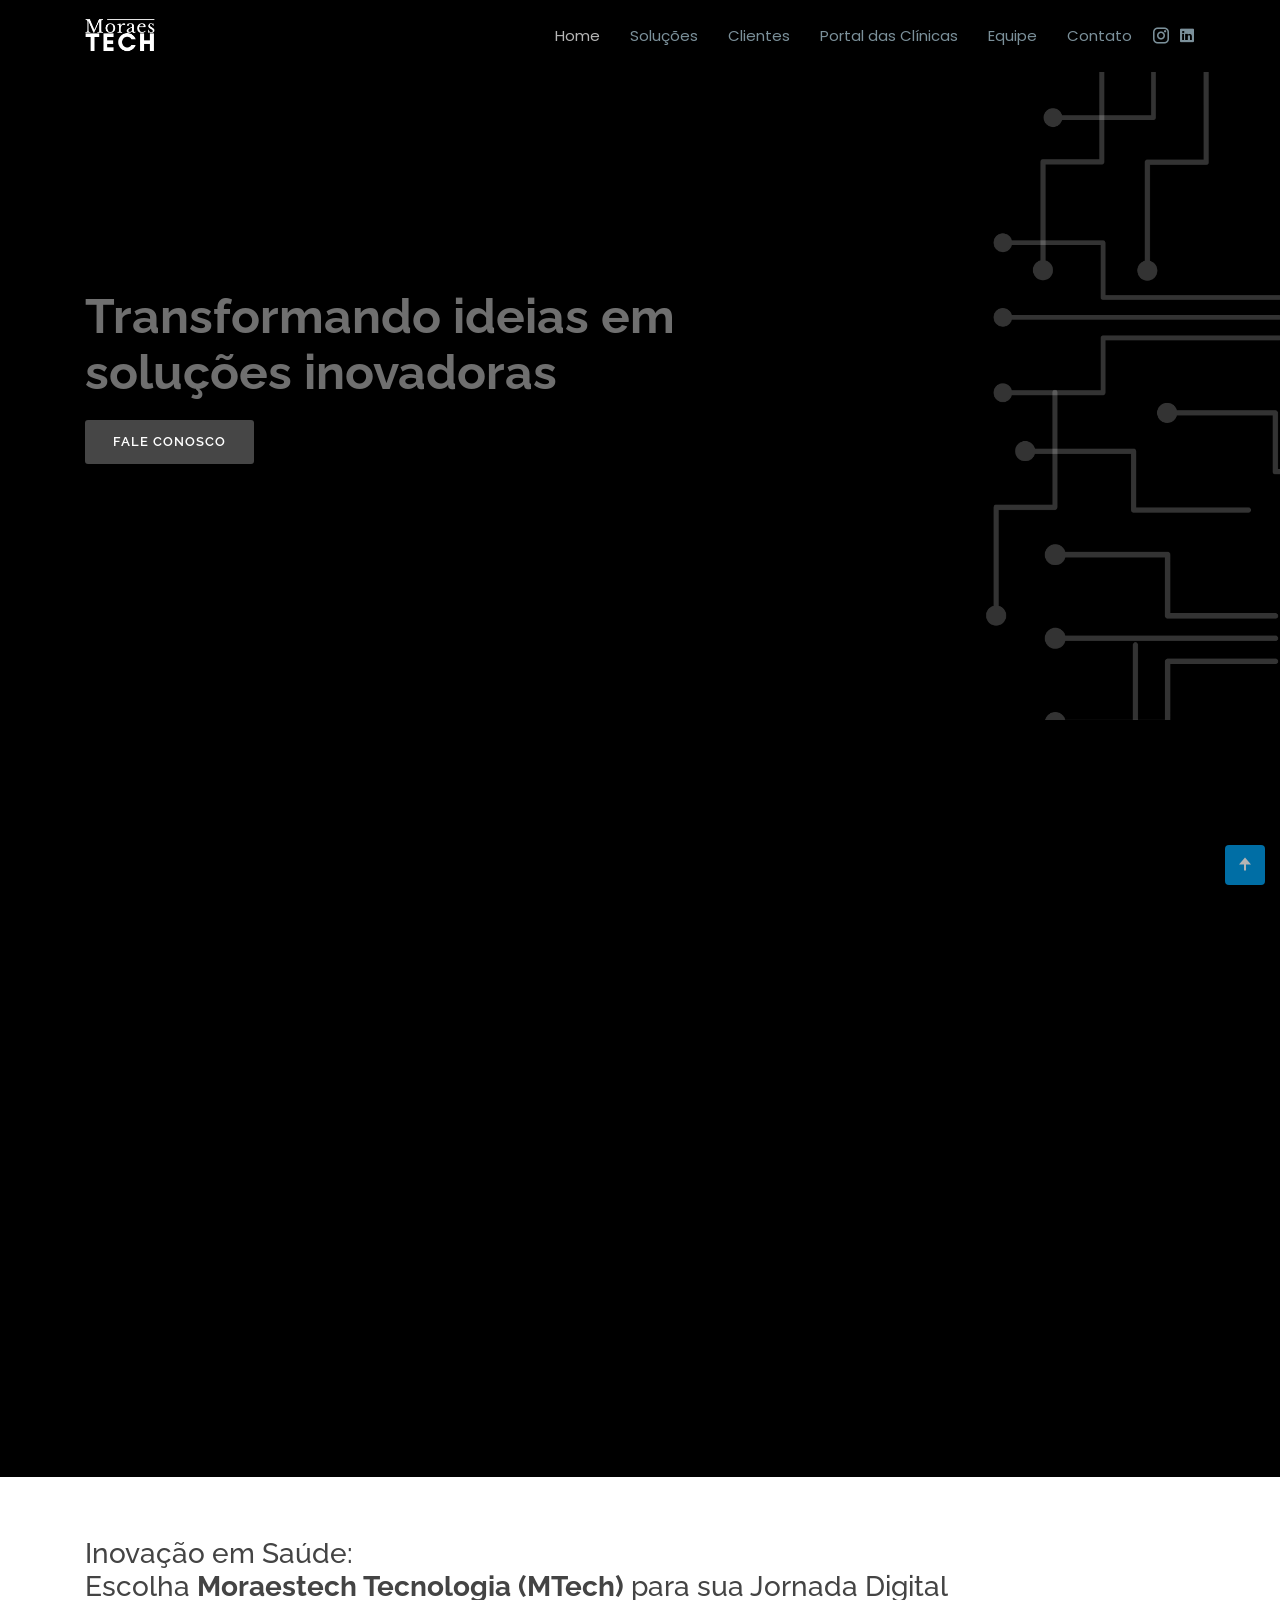
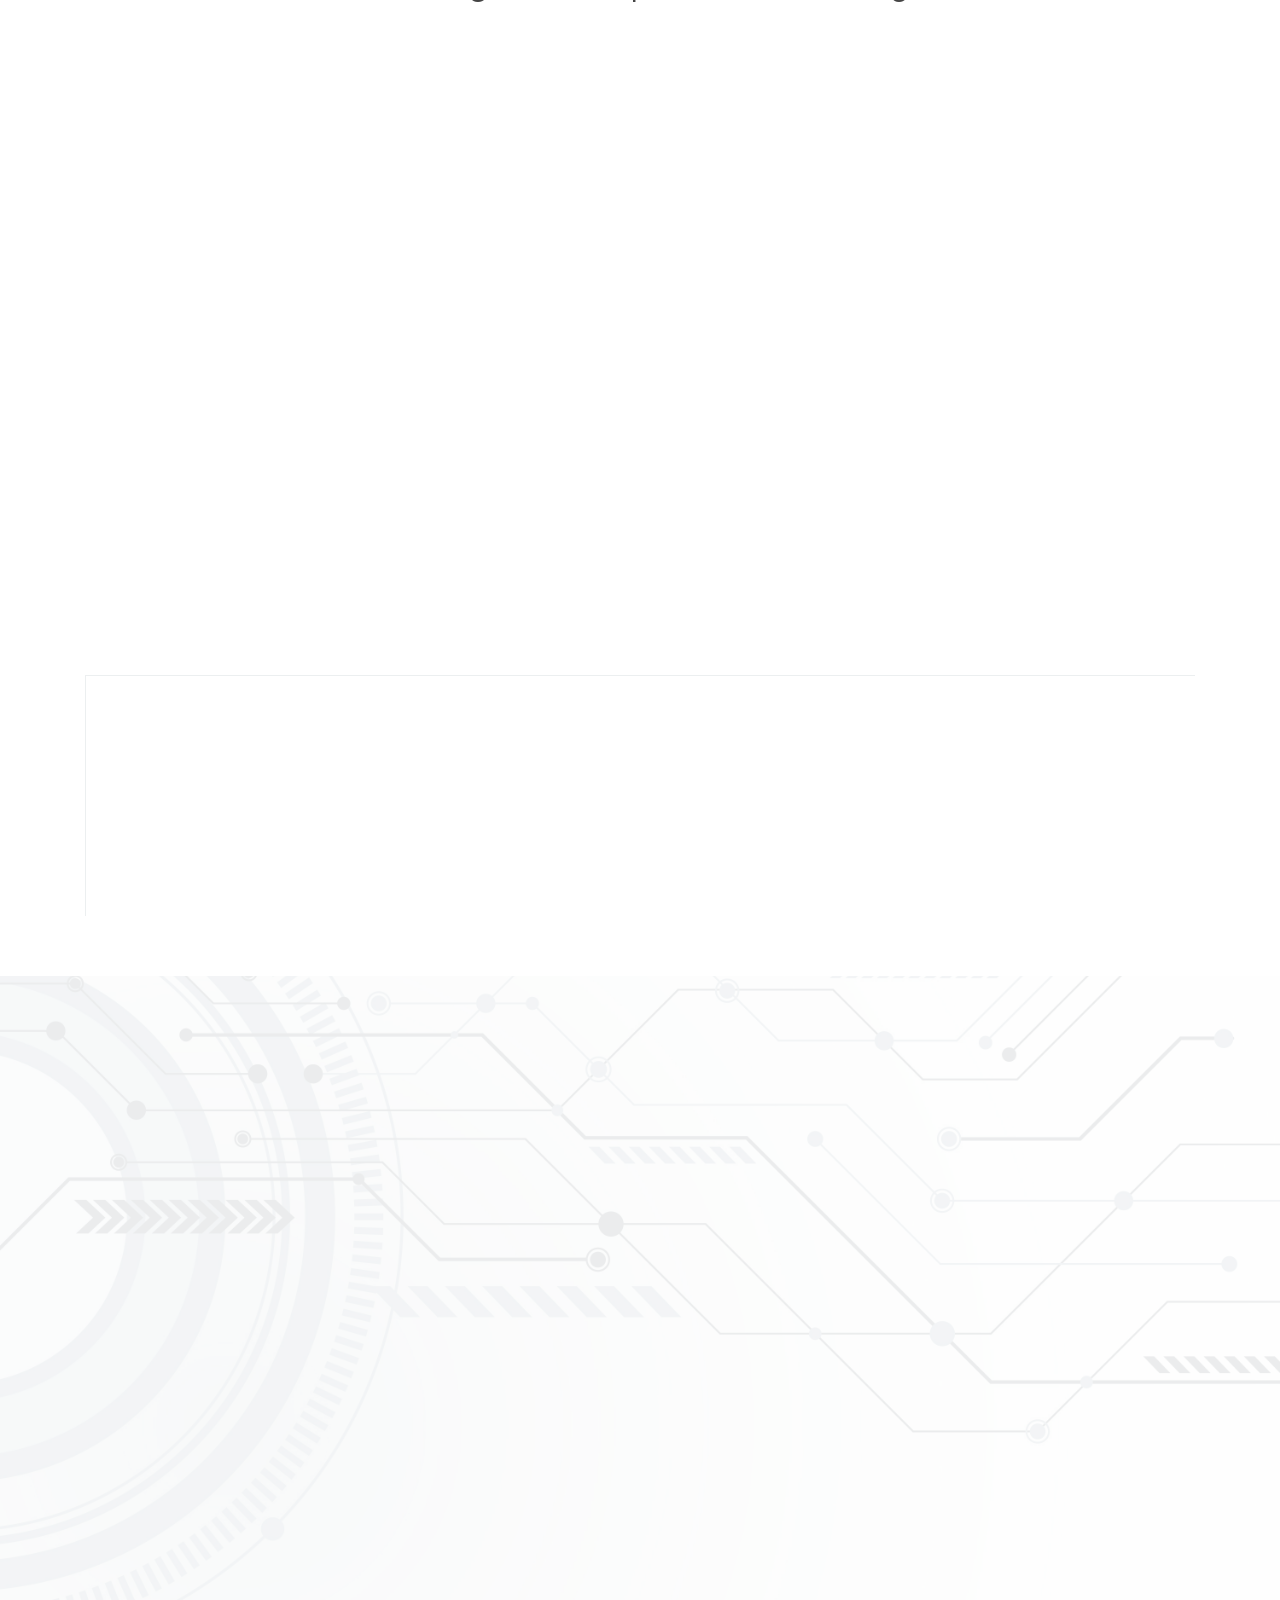
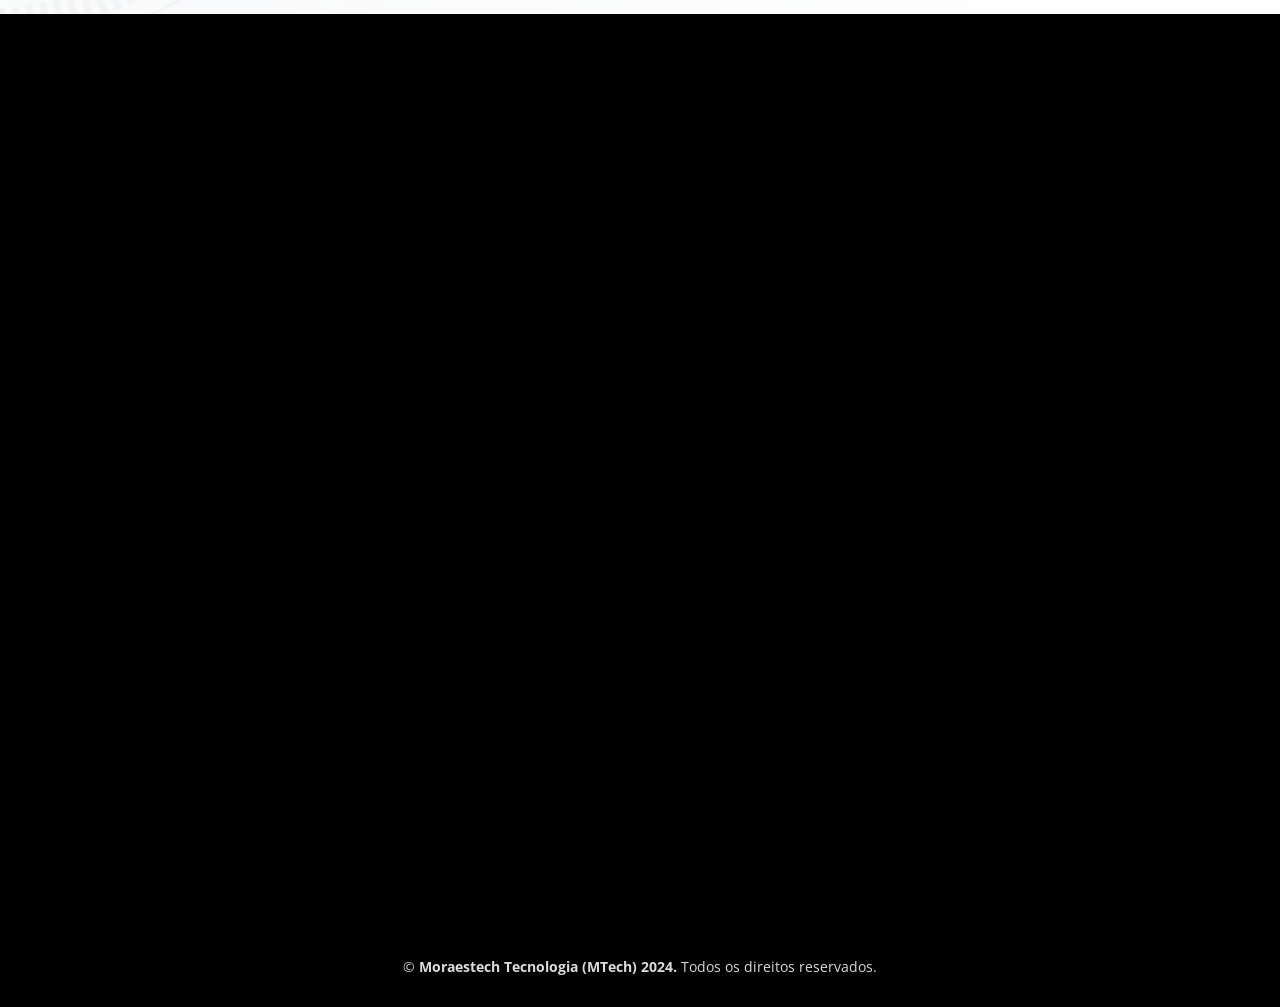
<file: index.html>
<!DOCTYPE html>
<html lang="pt-BR">
	<head>
		<meta charset="utf-8" />
		<meta content="width=device-width, initial-scale=1.0" name="viewport" />
		<meta property="og:site_name" content="Moraestech Tecnologia (MTech)" />
		<meta property="og:title" content="Moraestech Tecnologia (MTech)" />
		<meta
			property="og:description"
			content="Soluções digitais para clínicas médicas, incluindo comunicação e confirmação de consultas."
		/>
		<meta property="og:url" content="https://www.moraes-tech.com/" />
		<meta property="og:type" content="website" />

		<title>
			Moraestech Tecnologia (MTech) | Soluções Digitais para Clínicas
		</title>

		<meta
			name="description"
			content="A Moraestech Tecnologia (MTech) é especializada em soluções digitais para clínicas médicas, incluindo comunicação, confirmação de consultas e automação de processos."
		/>

		<meta
			name="keywords"
			content="sistemas para clínicas, confirmação de consultas, comunicação clínica, tecnologia em saúde, Moraestech, MTech"
		/>

		<link rel="canonical" href="https://www.moraes-tech.com/" />
		<!-- Favicons -->
		<link href="assets/img/moraestech-logo.jpg" rel="icon" />
		<link href="assets/img/apple-touch-icon.png" rel="apple-touch-icon" />

		<!-- Google Fonts -->
		<link
			href="https://fonts.googleapis.com/css?family=Open+Sans:300,300i,400,400i,600,600i,700,700i|Raleway:300,300i,400,400i,500,500i,600,600i,700,700i|Poppins:300,300i,400,400i,500,500i,600,600i,700,700i"
			rel="stylesheet"
		/>

		<!-- Vendor CSS Files -->
		<link
			href="assets/vendor/bootstrap/css/bootstrap.min.css"
			rel="stylesheet"
		/>
		<link href="assets/vendor/icofont/icofont.min.css" rel="stylesheet" />
		<link href="assets/vendor/boxicons/css/boxicons.min.css" rel="stylesheet" />
		<link href="assets/vendor/venobox/venobox.css" rel="stylesheet" />
		<link
			href="assets/vendor/owl.carousel/assets/owl.carousel.min.css"
			rel="stylesheet"
		/>
		<link href="assets/vendor/aos/aos.css" rel="stylesheet" />

		<!-- Template Main CSS File -->
		<link href="assets/css/style.css" rel="stylesheet" />

		<!-- =======================================================
  * Template Name: Scaffold - v2.0.0
  * Template URL: https://bootstrapmade.com/scaffold-bootstrap-metro-style-template/
  * Author: BootstrapMade.com
  * License: https://bootstrapmade.com/license/
  ======================================================== -->
	</head>

	<body>
		<!-- ======= Header ======= -->
		<header id="header" class="fixed-top">
			<div class="container d-flex">
				<div class="logo mr-auto">
					<a href="index.html"
						><img src="assets/img/TECH.png" alt="MoraesTech"
					/></a>
				</div>

				<nav class="nav-menu d-none d-lg-block">
					<ul>
						<li class="active"><a href="#hero">Home</a></li>
						<li><a href="#services">Soluções</a></li>
						<li><a href="#clients">Clientes</a></li>
						<li>
							<a href="https://app.moraes-tech.com/" target="_blank"
								>Portal das Clínicas</a
							>
						</li>
						<li><a href="#team">Equipe</a></li>
						<li><a href="#contact">Contato</a></li>
					</ul>
				</nav>
				<!-- .nav-menu -->

				<div class="header-social-links">
					<a
						href="https://www.instagram.com/moraestech.br/"
						class="instagram"
						target="_blank"
						><i class="icofont-instagram"></i
					></a>
					<a
						href="https://www.linkedin.com/company/moraestech"
						class="linkedin"
						target="_blank"
						><i class="icofont-linkedin"></i
					></a>
				</div>
			</div>
		</header>
		<!-- End Header -->

		<section id="hero" class="masthead">
			<div class="container position-relative" style="height: 350px">
				<div class="row justify-content-left" style="height: 100%">
					<div class="col-xl-7 pt-5" data-aos="fade-up">
						<h1>Transformando ideias em soluções inovadoras</h1>
						<a href="#contact" class="btn-get-started scrollto">Fale Conosco</a>
					</div>
				</div>
			</div>
		</section>

		<main id="main">
			<!-- ======= Solucoes Section ======= -->
			<section id="services" class="services section-bg">
				<div class="container">
					<div class="section-title" data-aos="fade-up">
						<h2>Soluções</h2>
						<p>
							A <b>Moraestech Tecnologia (MTech)</b> é especializada em
							desenvolvimento de sistemas personalizados para
							<b>clínicas médicas</b>, com foco em comunicação digital,
							confirmação de consultas e automação de processos, fornecendo
							soluções tecnológicas inovadoras que <b>simplificam</b> e
							<b>aprimoram</b> os processos clínicos.
						</p>
					</div>

					<div class="row">
						<div
							class="col-md-6 col-lg-3 d-flex align-items-stretch mb-5 mb-lg-0"
							data-aos="zoom-in"
						>
							<div class="icon-box icon-box-pink">
								<div class="icon"><i class="bx bxl-dribbble"></i></div>
								<h4 class="title"><a href="">Prontuário Eletrônico</a></h4>
								<p class="description">
									Oferecemos um sistema de prontuário eletrônico completo e
									intuitivo, que permite o acesso e gerenciamento de informações
									de pacientes de forma eficiente e segura.
								</p>
							</div>
						</div>

						<div
							class="col-md-6 col-lg-3 d-flex align-items-stretch mb-5 mb-lg-0"
							data-aos="zoom-in"
							data-aos-delay="100"
						>
							<div class="icon-box icon-box-cyan">
								<div class="icon"><i class="bx bx-file"></i></div>
								<h4 class="title"><a href="">Laudo Digital</a></h4>
								<p class="description">
									Facilitamos a geração de laudos médicos precisos e
									personalizados, agilizando o fluxo de trabalho e melhorando a
									comunicação entre médicos e pacientes.
								</p>
							</div>
						</div>

						<div
							class="col-md-6 col-lg-3 d-flex align-items-stretch mb-5 mb-lg-0"
							data-aos="zoom-in"
							data-aos-delay="200"
						>
							<div class="icon-box icon-box-green">
								<div class="icon"><i class="bx bx-tachometer"></i></div>
								<h4 class="title"><a href="">Agendamento Online</a></h4>
								<p class="description">
									Simplificamos o processo de agendamento de consultas,
									permitindo que os pacientes marquem suas consultas de forma
									rápida e conveniente.
								</p>
							</div>
						</div>

						<div
							class="col-md-6 col-lg-3 d-flex align-items-stretch mb-5 mb-lg-0"
							data-aos="zoom-in"
							data-aos-delay="300"
						>
							<div class="icon-box icon-box-blue">
								<div class="icon">
									<i class="bx bx-message-rounded-dots"></i>
								</div>
								<h4 class="title"><a href="">Comunicação com Pacientes</a></h4>
								<p class="description">
									Plataforma integrada de comunicação para clínicas, permitindo
									o envio automatizado de confirmações de consultas, lembretes
									de agendamento e avisos importantes aos pacientes, de forma
									segura e eficiente.
								</p>
							</div>
						</div>
					</div>
				</div>
			</section>
			<!-- End Solucoes Section -->

			<!-- ======= Features Section ======= -->
			<section id="features" class="features">
				<div class="container">
					<h3>
						Inovação em Saúde:<br />
						Escolha <b>Moraestech Tecnologia (MTech)</b> para sua Jornada
						Digital
					</h3>

					<div class="row">
						<div class="col-lg-6 mt-2 mb-lg-0 order-2 order-lg-1">
							<ul class="nav nav-tabs flex-column">
								<li class="nav-item" data-aos="fade-up">
									<a
										class="nav-link active show"
										data-toggle="tab"
										href="#tab-1"
									>
										<h4>Experiência Especializada</h4>
										<p>
											Temos uma equipe experiente e qualificada que entende as
											necessidades específicas das clínicas médicas.
										</p>
									</a>
								</li>
								<li
									class="nav-item mt-2"
									data-aos="fade-up"
									data-aos-delay="100"
								>
									<a class="nav-link" data-toggle="tab" href="#tab-2">
										<h4>Customização</h4>
										<p>
											Nosso objetivo é fornecer soluções sob medida que atendam
											às necessidades exclusivas de cada cliente.
										</p>
									</a>
								</li>
								<li
									class="nav-item mt-2"
									data-aos="fade-up"
									data-aos-delay="200"
								>
									<a class="nav-link" data-toggle="tab" href="#tab-3">
										<h4>Suporte Contínuo</h4>
										<p>
											Oferecemos suporte técnico e treinamento para garantir que
											nossos clientes aproveitem ao máximo nossos sistemas.
										</p>
									</a>
								</li>
								<li
									class="nav-item mt-2"
									data-aos="fade-up"
									data-aos-delay="300"
								>
									<a class="nav-link" data-toggle="tab" href="#tab-4">
										<h4>Integração com Sistemas Existentes</h4>
										<p>
											Capacidade de integrar suas soluções tecnológicas com os
											sistemas já em uso na clínica médica, garantindo uma
											transição suave e eficiente.
										</p>
									</a>
								</li>
							</ul>
						</div>
						<div class="col-lg-6 order-1 order-lg-2" data-aos="zoom-in">
							<div class="tab-content">
								<div class="tab-pane active show" id="tab-1">
									<figure>
										<img
											src="assets/img/img01-front.png"
											alt=""
											class="img-fluid"
										/>
									</figure>
								</div>
								<div class="tab-pane" id="tab-2">
									<figure>
										<img
											src="assets/img/img02-front.png"
											alt=""
											class="img-fluid"
										/>
									</figure>
								</div>
								<div class="tab-pane" id="tab-3">
									<figure>
										<img
											src="assets/img/img03-front.png"
											alt=""
											class="img-fluid"
										/>
									</figure>
								</div>
								<div class="tab-pane" id="tab-4">
									<figure>
										<img
											src="assets/img/img04-front.png"
											alt=""
											class="img-fluid"
										/>
									</figure>
								</div>
							</div>
						</div>
					</div>
				</div>
			</section>
			<!-- End Features Section -->

			<!-- ======= Clients Section ======= -->
			<section id="clients" class="clients">
				<div class="container">
					<div class="section-title" data-aos="fade-up">
						<h2>Clientes</h2>
					</div>

					<div class="row no-gutters clients-wrap clearfix wow fadeInUp">
						<div class="col-lg-3 col-md-4 col-xs-6">
							<div class="client-logo" data-aos="zoom-in">
								<img
									src="assets/img/clients/icm-logo.png"
									class="img-fluid"
									alt=""
								/>
							</div>
						</div>

						<div class="col-lg-3 col-md-4 col-xs-6">
							<div class="client-logo" data-aos="zoom-in" data-aos-delay="100">
								<img
									src="assets/img/clients/prevencor-logo.png"
									class="img-fluid"
									alt=""
								/>
							</div>
						</div>

						<div class="col-lg-3 col-md-4 col-xs-6">
							<div class="client-logo" data-aos="zoom-in" data-aos-delay="100">
								<img
									src="assets/img/clients/procardio-logo.jpeg"
									class="img-fluid"
									alt=""
								/>
							</div>
						</div>

						<div class="col-lg-3 col-md-4 col-xs-6">
							<div class="client-logo" data-aos="zoom-in" data-aos-delay="100">
								<img
									src="assets/img/clients/santacasa-logo.jpeg"
									class="img-fluid"
									alt=""
								/>
							</div>
						</div>

						<div class="col-lg-3 col-md-4 col-xs-6">
							<div class="client-logo" data-aos="zoom-in" data-aos-delay="100">
								<img
									src="assets/img/clients/drrubens-logo.png"
									class="img-fluid"
									alt=""
								/>
							</div>
						</div>
					</div>
				</div>
			</section>
			<!-- End Clients Section -->

			<!-- ======= Team Section ======= -->
			<section id="team" class="team">
				<div class="container">
					<div class="section-title" data-aos="fade-up">
						<h2>Equipe</h2>
					</div>

					<div class="row">
						<div class="col-lg-4 col-md-6">
							<div class="member" data-aos="zoom-in">
								<div class="pic">
									<img src="assets/img/team/pai.png" class="img-fluid" alt="" />
								</div>
								<div class="member-info">
									<h4>João Luís Cardoso de Moraes</h4>
									<span>PhD, Engenheiro de Software Sênior</span>
									<div class="social">
										<a
											href="https://www.instagram.com/moraes65/"
											target="_blank"
											><i class="icofont-instagram"></i
										></a>
										<a
											href="https://www.linkedin.com/in/phdmoraes/"
											target="_blank"
											><i class="icofont-linkedin"></i
										></a>
									</div>
								</div>
							</div>
						</div>

						<div class="col-lg-4 col-md-6">
							<div class="member" data-aos="zoom-in" data-aos-delay="100">
								<div class="pic">
									<img
										src="assets/img/team/joao.png"
										class="img-fluid"
										alt=""
									/>
								</div>
								<div class="member-info">
									<h4>João Luís Moraes</h4>
									<span>Engenheiro de Software Sênior</span>
									<div class="social">
										<a href="https://www.instagram.com/jon710" target="_blank"
											><i class="icofont-instagram"></i
										></a>
										<a
											href="https://www.linkedin.com/in/joaoluismoraes/"
											target="_blank"
											><i class="icofont-linkedin"></i
										></a>
									</div>
								</div>
							</div>
						</div>

						<div class="col-lg-4 col-md-6">
							<div class="member" data-aos="zoom-in" data-aos-delay="200">
								<div class="pic">
									<img
										src="assets/img/team/k-teste.png"
										class="img-fluid"
										alt=""
									/>
								</div>
								<div class="member-info">
									<h4>Karoline Moraes</h4>
									<span>Web Designer e Especialista em Soluções Digitais</span>
									<div class="social">
										<a href="https://www.instagram.com/kmoraes/" target="_blank"
											><i class="icofont-instagram"></i
										></a>
										<a
											href="https://www.linkedin.com/in/karolinevhmoraes/"
											target="_blank"
											><i class="icofont-linkedin"></i
										></a>
									</div>
								</div>
							</div>
						</div>
					</div>
				</div>
			</section>
			<!-- End Team Section -->

			<!-- ======= Contact Section ======= -->
			<section id="contact" class="contact section-bg">
				<div class="container">
					<div class="section-title" data-aos="fade-up">
						<h2>Contato</h2>
					</div>

					<div class="row">
						<!-- COLUNA ESQUERDA -->
						<div
							class="col-lg-5 d-flex align-items-stretch"
							data-aos="fade-right"
						>
							<div class="info">
								<div class="email">
									<i class="icofont-envelope"></i>
									<h4>Email:</h4>
									<p>
										<a href="mailto:moraestechnologiesbr@gmail.com">
											moraestechnologiesbr@gmail.com
										</a>
									</p>
								</div>

								<div class="email">
									<i class="icofont-envelope"></i>
									<h4>Email:</h4>
									<p>
										<a href="mailto:moraes.cloud@gmail.com">
											moraes.cloud@gmail.com
										</a>
									</p>
								</div>

								<div class="email">
									<i class="icofont-envelope"></i>
									<h4>Email:</h4>
									<p>
										<a href="mailto:jonmoraesnl@gmail.com">
											jonmoraesnl@gmail.com
										</a>
									</p>
								</div>

								<div class="phone">
									<i class="icofont-phone"></i>
									<h4>WhatsApp:</h4>
									<p>
										<a href="https://wa.link/7ulmr2" target="_blank">
											Fale conosco!
										</a>
									</p>
								</div>

								<div class="address">
									<i class="icofont-linkedin"></i>
									<h4>LinkedIn:</h4>
									<p>
										<a
											href="https://www.linkedin.com/company/moraestech/"
											target="_blank"
										>
											/MoraesTech
										</a>
									</p>
								</div>

								<div class="address">
									<i class="icofont-instagram"></i>
									<h4>Instagram:</h4>
									<p>
										<a
											href="https://www.instagram.com/moraestech.br/"
											target="_blank"
										>
											@MoraesTech
										</a>
									</p>
								</div>

								<div class="address">
									<i class="icofont-shield"></i>
									<h4>Política de Privacidade</h4>
									<p>
										<a href="politicaprivacidade.html" target="_blank">
											Política de Privacidade
										</a>
									</p>
								</div>

								<div class="address">
									<i class="icofont-file-document"></i>
									<h4>Termos de Uso</h4>
									<p>
										<a href="termosdeuso.html" target="_blank">
											Termos de Uso
										</a>
									</p>
								</div>
							</div>
						</div>

						<!-- COLUNA DIREITA -->
						<div
							class="col-lg-7 mt-5 mt-lg-0 d-flex align-items-stretch"
							data-aos="fade-left"
						>
							<div class="info">
								<div class="address">
									<i class="icofont-google-map"></i>
									<h4>Localização:</h4>
									<p>Rua da União, 49 - Vila Alta - Lins, SP - Brasil</p>
									<p>CEP: 16400-515</p>
									<p>CNPJ: 37.016.001/0001-34</p>
									<p>Celular: +55 14 98415-5918</p>
									<p>Fone: +55 14 93500-6168</p>
								</div>

								<iframe
									src="https://maps.google.com/maps?width=100%25&amp;height=600&amp;hl=pt-BR&amp;q=Lins,%20SP+(MoraesTech)&amp;t=&amp;z=14&amp;ie=UTF8&amp;iwloc=B&amp;output=embed"
									frameborder="0"
									style="border: 0; width: 100%; height: 270px"
									allowfullscreen
								>
								</iframe>
							</div>
						</div>
					</div>
				</div>
			</section>
		</main>
		<!-- End #main -->

		<!-- ======= Footer ======= -->
		<footer id="footer">
			<div class="container">
				<div class="copyright">
					&copy;<strong
						><span> Moraestech Tecnologia (MTech) 2024.</span></strong
					>
					Todos os direitos reservados.
				</div>
			</div>
		</footer>
		<!-- End Footer -->

		<a href="#" class="back-to-top"><i class="bx bxs-up-arrow-alt"></i></a>

		<!-- Vendor JS Files -->
		<script src="assets/vendor/jquery/jquery.min.js"></script>
		<script src="assets/vendor/bootstrap/js/bootstrap.bundle.min.js"></script>
		<script src="assets/vendor/jquery.easing/jquery.easing.min.js"></script>
		<script src="assets/vendor/php-email-form/validate.js"></script>
		<script src="assets/vendor/isotope-layout/isotope.pkgd.min.js"></script>
		<script src="assets/vendor/venobox/venobox.min.js"></script>
		<script src="assets/vendor/owl.carousel/owl.carousel.min.js"></script>
		<script src="assets/vendor/aos/aos.js"></script>

		<!-- Template Main JS File -->
		<script src="assets/js/main.js"></script>

		<script type="application/ld+json">
			{
				"@context": "https://schema.org",
				"@type": "Organization",
				"name": "Moraestech Tecnologia",
				"alternateName": "MTech",
				"url": "https://www.moraes-tech.com/",
				"logo": "https://www.moraes-tech.com/assets/img/moraestech-logo.jpg",
				"sameAs": [
					"https://www.instagram.com/moraestechnologies",
					"https://www.linkedin.com/company/moraestech"
				]
			}
		</script>
	</body>
</html>
</file>
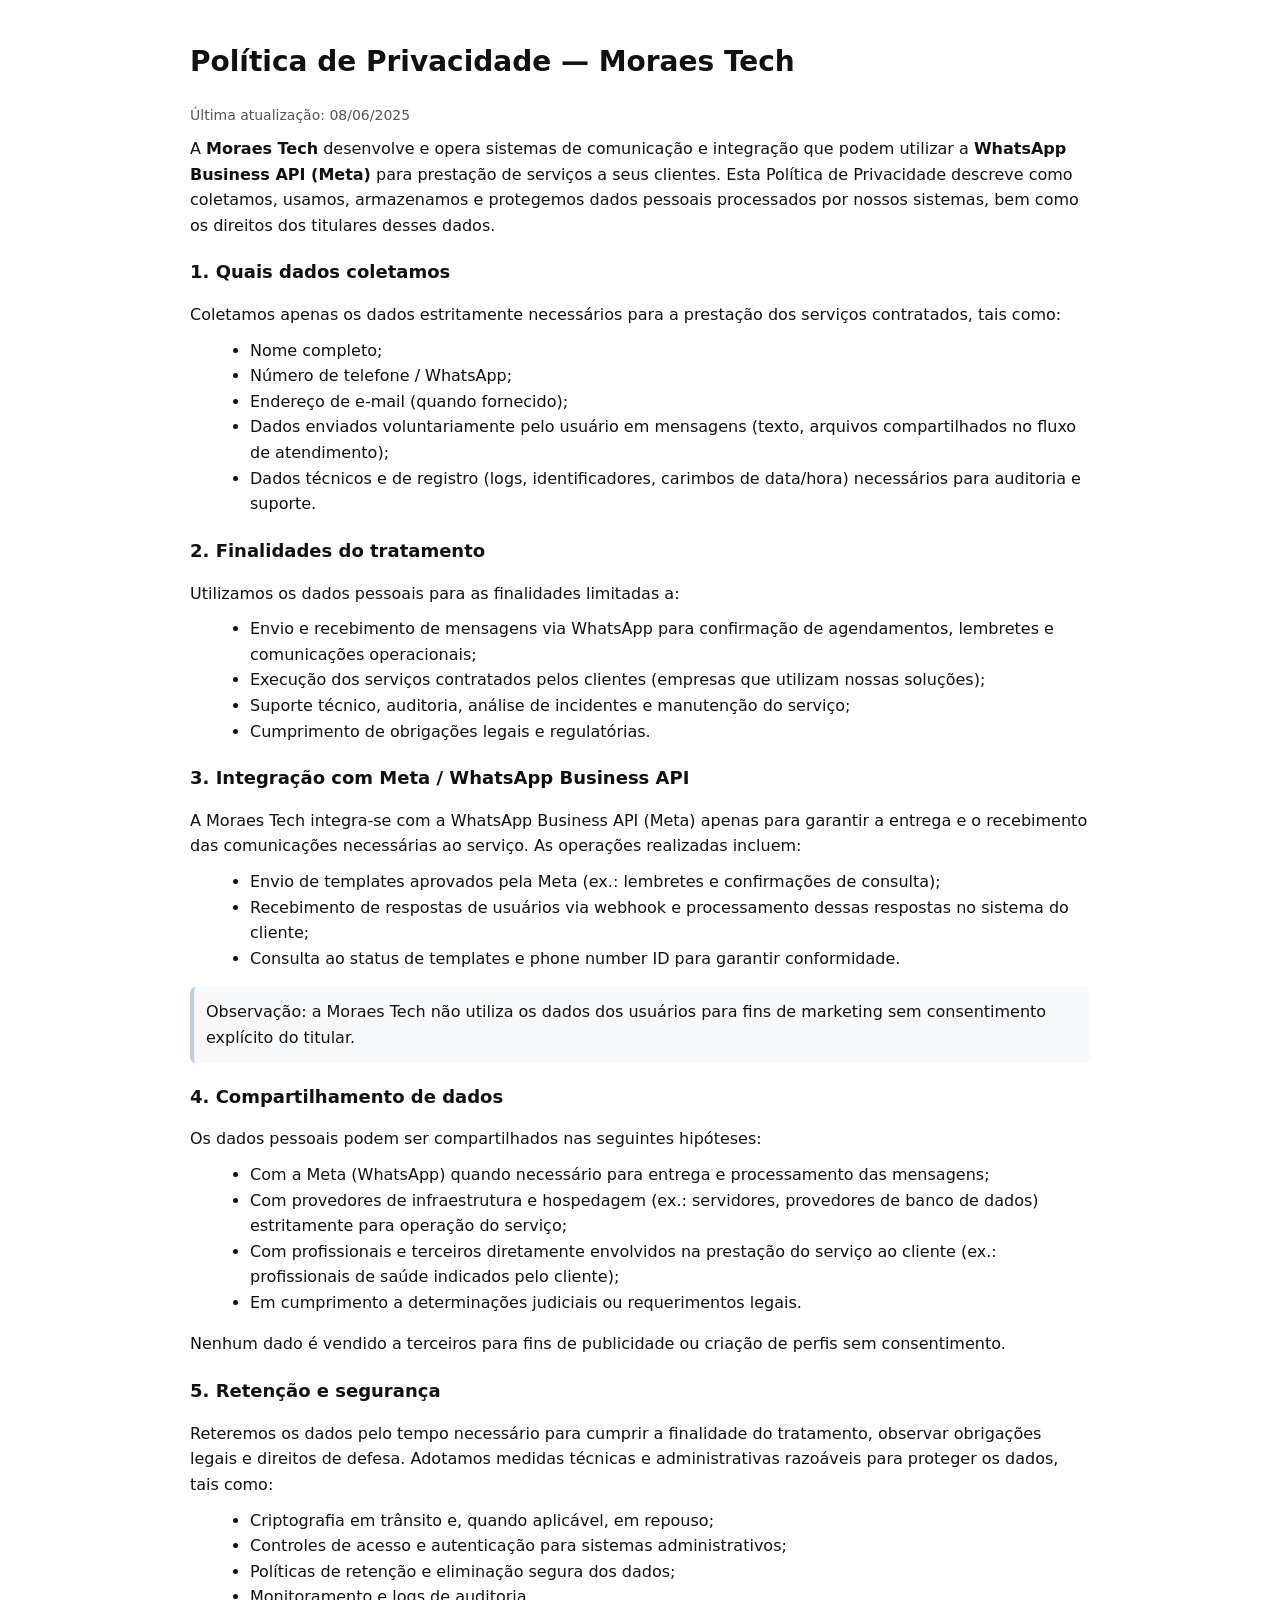
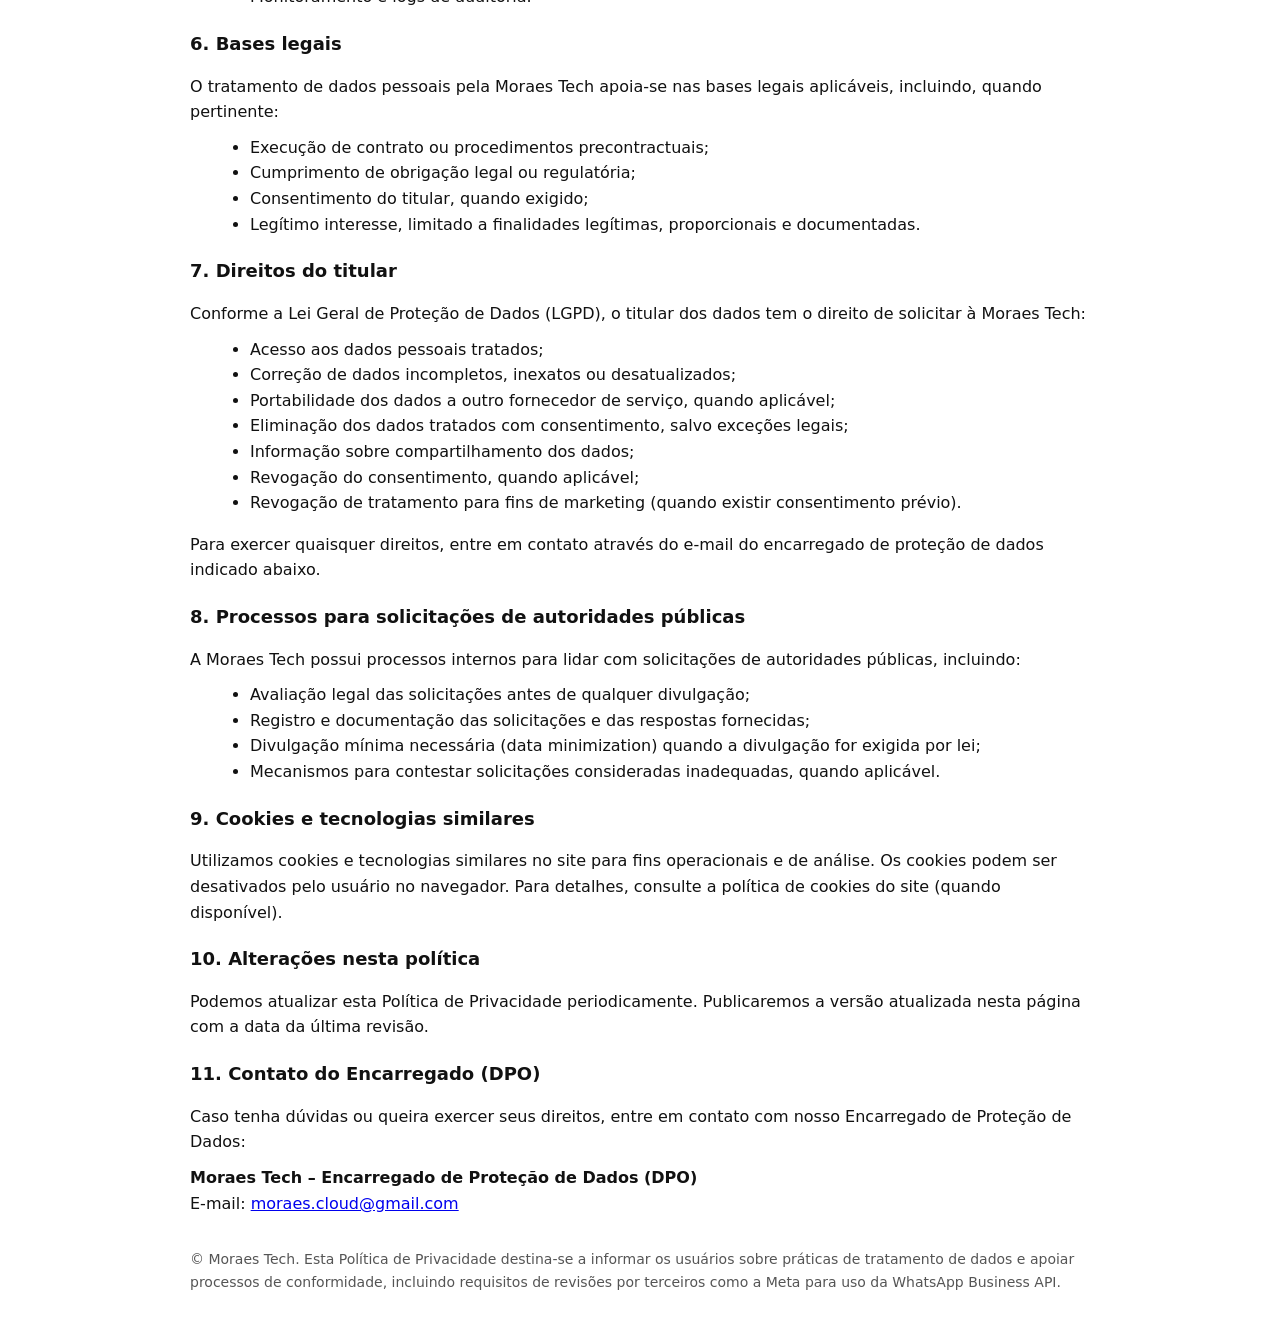
<file: politicaprivacidade.html>
<!DOCTYPE html>
<html lang="pt-BR">
	<head>
		<meta charset="utf-8" />
		<meta name="viewport" content="width=device-width,initial-scale=1" />
		<title>Política de Privacidade — Moraes Tech</title>
		<meta
			name="description"
			content="Política de Privacidade da Moraes Tech — tratamento de dados, integração com WhatsApp Business API (Meta) e direitos do titular."
		/>
		<style>
			body {
				font-family: system-ui, -apple-system, 'Segoe UI', Roboto,
					'Helvetica Neue', Arial;
				line-height: 1.6;
				color: #111;
				background: #fff;
				padding: 24px;
			}
			.container {
				max-width: 900px;
				margin: 0 auto;
			}
			h1 {
				font-size: 28px;
				margin-top: 8px;
			}
			h2 {
				font-size: 18px;
				margin-top: 20px;
			}
			p {
				margin: 10px 0;
			}
			ul {
				margin: 8px 0 16px 20px;
			}
			code {
				background: #f4f4f4;
				padding: 2px 6px;
				border-radius: 4px;
			}
			.small {
				color: #555;
				font-size: 14px;
			}
			footer {
				margin-top: 32px;
				font-size: 13px;
				color: #555;
			}
			.note {
				background: #f8f9fb;
				border-left: 4px solid #bcd;
				padding: 12px;
				margin: 12px 0;
				border-radius: 6px;
			}
		</style>
	</head>
	<body>
		<div class="container">
			<h1>Política de Privacidade — Moraes Tech</h1>
			<p class="small">Última atualização: 08/06/2025</p>

			<p>
				A <strong>Moraes Tech</strong> desenvolve e opera sistemas de
				comunicação e integração que podem utilizar a
				<strong>WhatsApp Business API (Meta)</strong> para prestação de serviços
				a seus clientes. Esta Política de Privacidade descreve como coletamos,
				usamos, armazenamos e protegemos dados pessoais processados por nossos
				sistemas, bem como os direitos dos titulares desses dados.
			</p>

			<h2>1. Quais dados coletamos</h2>
			<p>
				Coletamos apenas os dados estritamente necessários para a prestação dos
				serviços contratados, tais como:
			</p>
			<ul>
				<li>Nome completo;</li>
				<li>Número de telefone / WhatsApp;</li>
				<li>Endereço de e-mail (quando fornecido);</li>
				<li>
					Dados enviados voluntariamente pelo usuário em mensagens (texto,
					arquivos compartilhados no fluxo de atendimento);
				</li>
				<li>
					Dados técnicos e de registro (logs, identificadores, carimbos de
					data/hora) necessários para auditoria e suporte.
				</li>
			</ul>

			<h2>2. Finalidades do tratamento</h2>
			<p>Utilizamos os dados pessoais para as finalidades limitadas a:</p>
			<ul>
				<li>
					Envio e recebimento de mensagens via WhatsApp para confirmação de
					agendamentos, lembretes e comunicações operacionais;
				</li>
				<li>
					Execução dos serviços contratados pelos clientes (empresas que
					utilizam nossas soluções);
				</li>
				<li>
					Suporte técnico, auditoria, análise de incidentes e manutenção do
					serviço;
				</li>
				<li>Cumprimento de obrigações legais e regulatórias.</li>
			</ul>

			<h2>3. Integração com Meta / WhatsApp Business API</h2>
			<p>
				A Moraes Tech integra-se com a WhatsApp Business API (Meta) apenas para
				garantir a entrega e o recebimento das comunicações necessárias ao
				serviço. As operações realizadas incluem:
			</p>
			<ul>
				<li>
					Envio de templates aprovados pela Meta (ex.: lembretes e confirmações
					de consulta);
				</li>
				<li>
					Recebimento de respostas de usuários via webhook e processamento
					dessas respostas no sistema do cliente;
				</li>
				<li>
					Consulta ao status de templates e phone number ID para garantir
					conformidade.
				</li>
			</ul>
			<p class="note">
				Observação: a Moraes Tech não utiliza os dados dos usuários para fins de
				marketing sem consentimento explícito do titular.
			</p>

			<h2>4. Compartilhamento de dados</h2>
			<p>Os dados pessoais podem ser compartilhados nas seguintes hipóteses:</p>
			<ul>
				<li>
					Com a Meta (WhatsApp) quando necessário para entrega e processamento
					das mensagens;
				</li>
				<li>
					Com provedores de infraestrutura e hospedagem (ex.: servidores,
					provedores de banco de dados) estritamente para operação do serviço;
				</li>
				<li>
					Com profissionais e terceiros diretamente envolvidos na prestação do
					serviço ao cliente (ex.: profissionais de saúde indicados pelo
					cliente);
				</li>
				<li>
					Em cumprimento a determinações judiciais ou requerimentos legais.
				</li>
			</ul>
			<p>
				Nenhum dado é vendido a terceiros para fins de publicidade ou criação de
				perfis sem consentimento.
			</p>

			<h2>5. Retenção e segurança</h2>
			<p>
				Reteremos os dados pelo tempo necessário para cumprir a finalidade do
				tratamento, observar obrigações legais e direitos de defesa. Adotamos
				medidas técnicas e administrativas razoáveis para proteger os dados,
				tais como:
			</p>
			<ul>
				<li>Criptografia em trânsito e, quando aplicável, em repouso;</li>
				<li>
					Controles de acesso e autenticação para sistemas administrativos;
				</li>
				<li>Políticas de retenção e eliminação segura dos dados;</li>
				<li>Monitoramento e logs de auditoria.</li>
			</ul>

			<h2>6. Bases legais</h2>
			<p>
				O tratamento de dados pessoais pela Moraes Tech apoia-se nas bases
				legais aplicáveis, incluindo, quando pertinente:
			</p>
			<ul>
				<li>Execução de contrato ou procedimentos precontractuais;</li>
				<li>Cumprimento de obrigação legal ou regulatória;</li>
				<li>Consentimento do titular, quando exigido;</li>
				<li>
					Legítimo interesse, limitado a finalidades legítimas, proporcionais e
					documentadas.
				</li>
			</ul>

			<h2>7. Direitos do titular</h2>
			<p>
				Conforme a Lei Geral de Proteção de Dados (LGPD), o titular dos dados
				tem o direito de solicitar à Moraes Tech:
			</p>
			<ul>
				<li>Acesso aos dados pessoais tratados;</li>
				<li>Correção de dados incompletos, inexatos ou desatualizados;</li>
				<li>
					Portabilidade dos dados a outro fornecedor de serviço, quando
					aplicável;
				</li>
				<li>
					Eliminação dos dados tratados com consentimento, salvo exceções
					legais;
				</li>
				<li>Informação sobre compartilhamento dos dados;</li>
				<li>Revogação do consentimento, quando aplicável;</li>
				<li>
					Revogação de tratamento para fins de marketing (quando existir
					consentimento prévio).
				</li>
			</ul>
			<p>
				Para exercer quaisquer direitos, entre em contato através do e-mail do
				encarregado de proteção de dados indicado abaixo.
			</p>

			<h2>8. Processos para solicitações de autoridades públicas</h2>
			<p>
				A Moraes Tech possui processos internos para lidar com solicitações de
				autoridades públicas, incluindo:
			</p>
			<ul>
				<li>Avaliação legal das solicitações antes de qualquer divulgação;</li>
				<li>
					Registro e documentação das solicitações e das respostas fornecidas;
				</li>
				<li>
					Divulgação mínima necessária (data minimization) quando a divulgação
					for exigida por lei;
				</li>
				<li>
					Mecanismos para contestar solicitações consideradas inadequadas,
					quando aplicável.
				</li>
			</ul>

			<h2>9. Cookies e tecnologias similares</h2>
			<p>
				Utilizamos cookies e tecnologias similares no site para fins
				operacionais e de análise. Os cookies podem ser desativados pelo usuário
				no navegador. Para detalhes, consulte a política de cookies do site
				(quando disponível).
			</p>

			<h2>10. Alterações nesta política</h2>
			<p>
				Podemos atualizar esta Política de Privacidade periodicamente.
				Publicaremos a versão atualizada nesta página com a data da última
				revisão.
			</p>

			<h2>11. Contato do Encarregado (DPO)</h2>
			<p>
				Caso tenha dúvidas ou queira exercer seus direitos, entre em contato com
				nosso Encarregado de Proteção de Dados:
			</p>
			<p>
				<strong>Moraes Tech – Encarregado de Proteção de Dados (DPO)</strong
				><br />
				E-mail:
				<a href="mailto:moraes.cloud@gmail.com"
					>moraes.cloud@gmail.com</a
				>
			</p>

			<footer>
				<p class="small">
					© Moraes Tech. Esta Política de Privacidade destina-se a informar os
					usuários sobre práticas de tratamento de dados e apoiar processos de
					conformidade, incluindo requisitos de revisões por terceiros como a
					Meta para uso da WhatsApp Business API.
				</p>
			</footer>
		</div>
	</body>
</html>
</file>
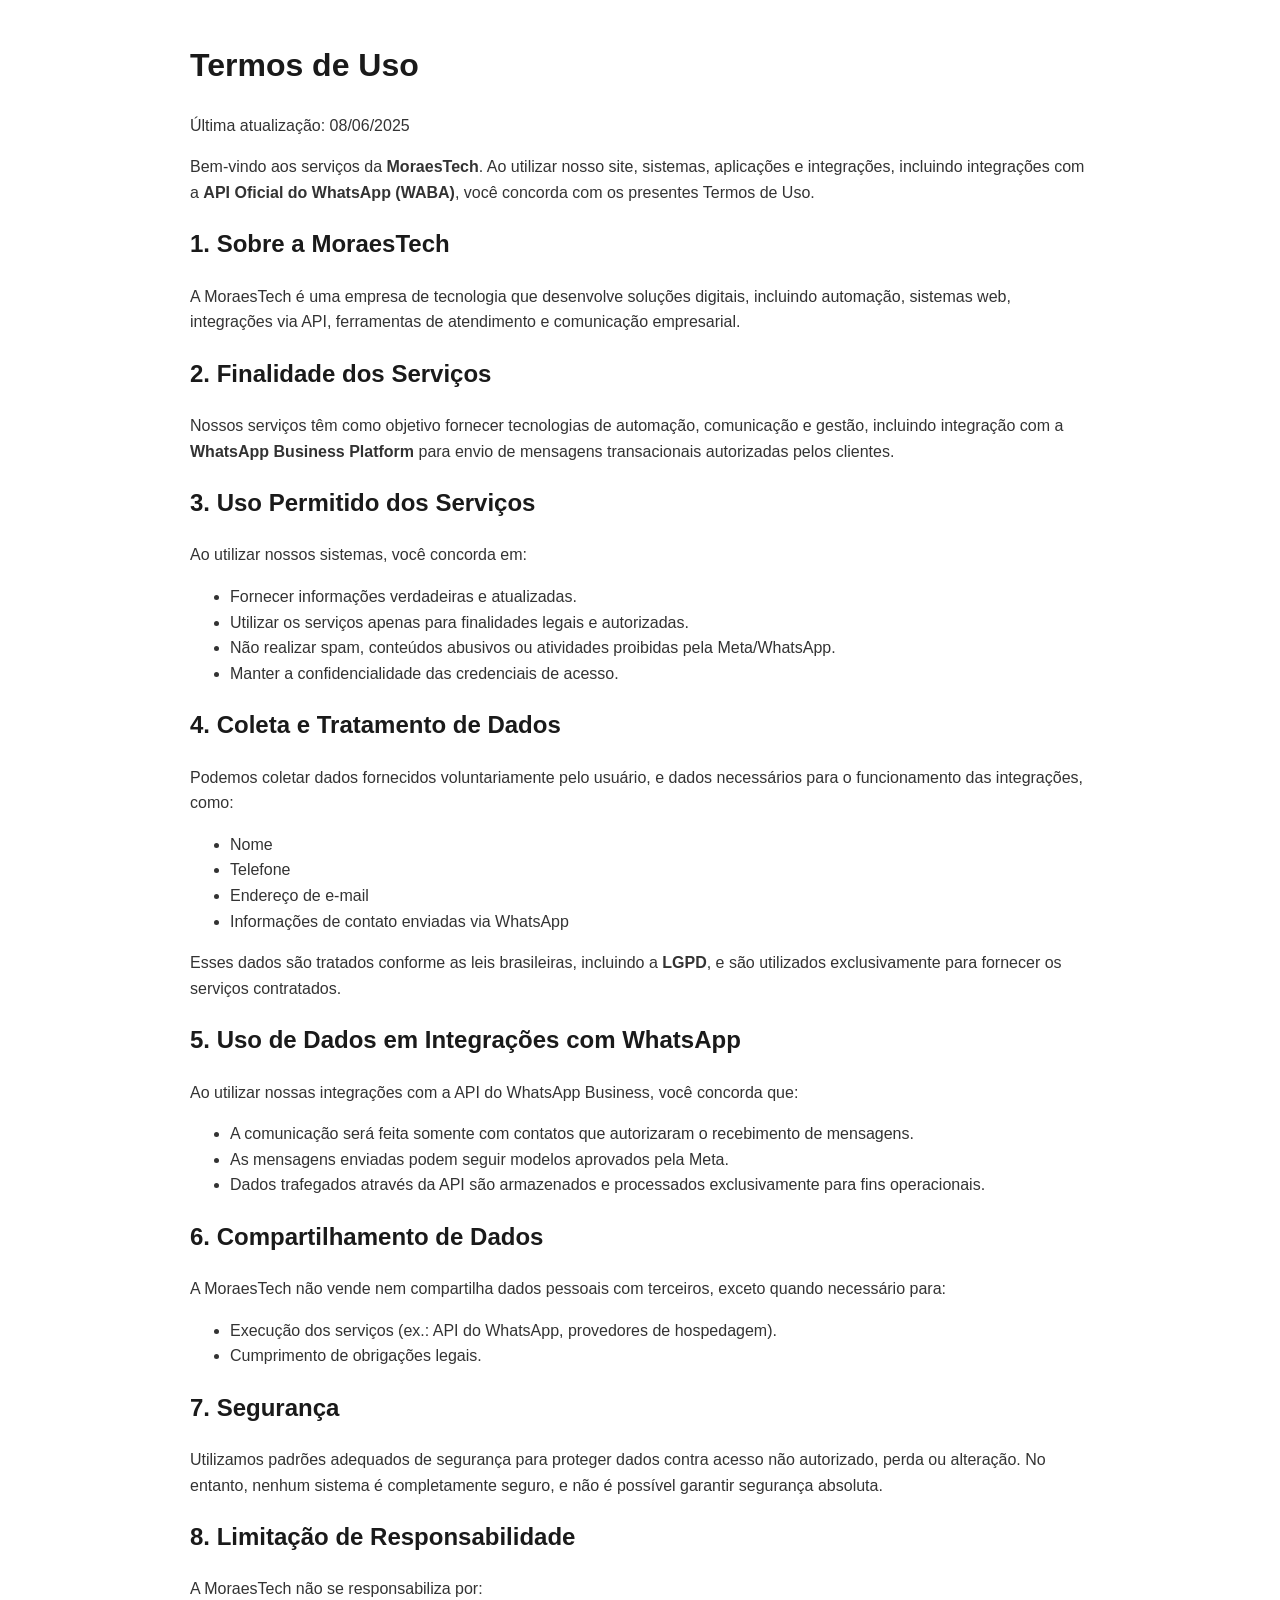
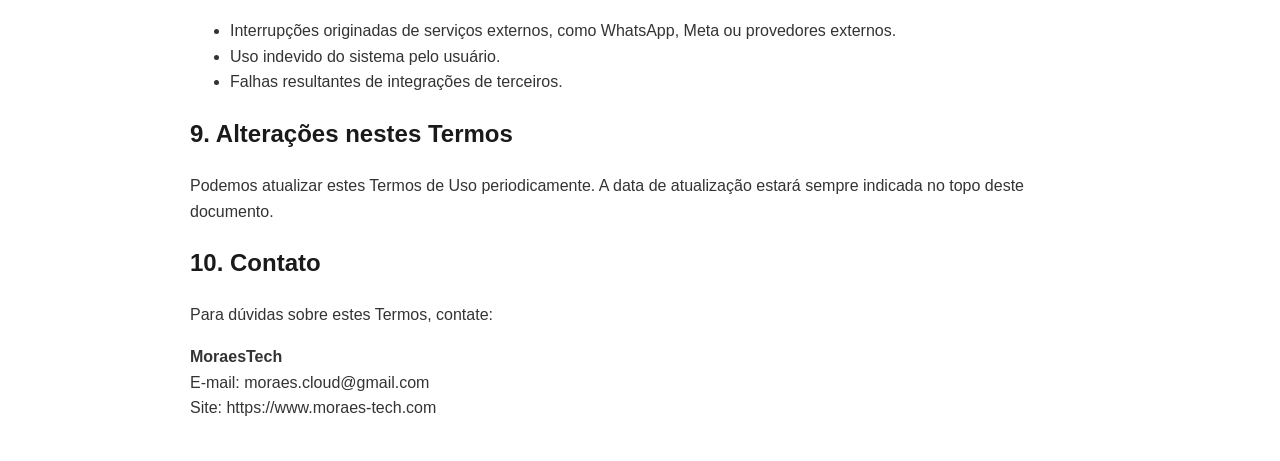
<file: termosdeuso.html>
<!DOCTYPE html>
<html lang="pt-BR">
	<head>
		<meta charset="UTF-8" />
		<meta name="viewport" content="width=device-width, initial-scale=1.0" />
		<title>Termos de Uso – MoraesTech</title>
		<style>
			body {
				font-family: Arial, sans-serif;
				line-height: 1.6;
				max-width: 900px;
				margin: 40px auto;
				padding: 0 20px;
				color: #333;
			}
			h1,
			h2,
			h3 {
				color: #1a1a1a;
			}
		</style>
	</head>
	<body>
		<h1>Termos de Uso</h1>
		<p>Última atualização: 08/06/2025</p>

		<p>
			Bem-vindo aos serviços da <strong>MoraesTech</strong>. Ao utilizar nosso
			site, sistemas, aplicações e integrações, incluindo integrações com a
			<strong>API Oficial do WhatsApp (WABA)</strong>, você concorda com os
			presentes Termos de Uso.
		</p>

		<h2>1. Sobre a MoraesTech</h2>
		<p>
			A MoraesTech é uma empresa de tecnologia que desenvolve soluções digitais,
			incluindo automação, sistemas web, integrações via API, ferramentas de
			atendimento e comunicação empresarial.
		</p>

		<h2>2. Finalidade dos Serviços</h2>
		<p>
			Nossos serviços têm como objetivo fornecer tecnologias de automação,
			comunicação e gestão, incluindo integração com a
			<strong>WhatsApp Business Platform</strong> para envio de mensagens
			transacionais autorizadas pelos clientes.
		</p>

		<h2>3. Uso Permitido dos Serviços</h2>
		<p>Ao utilizar nossos sistemas, você concorda em:</p>
		<ul>
			<li>Fornecer informações verdadeiras e atualizadas.</li>
			<li>
				Utilizar os serviços apenas para finalidades legais e autorizadas.
			</li>
			<li>
				Não realizar spam, conteúdos abusivos ou atividades proibidas pela
				Meta/WhatsApp.
			</li>
			<li>Manter a confidencialidade das credenciais de acesso.</li>
		</ul>

		<h2>4. Coleta e Tratamento de Dados</h2>
		<p>
			Podemos coletar dados fornecidos voluntariamente pelo usuário, e dados
			necessários para o funcionamento das integrações, como:
		</p>
		<ul>
			<li>Nome</li>
			<li>Telefone</li>
			<li>Endereço de e-mail</li>
			<li>Informações de contato enviadas via WhatsApp</li>
		</ul>

		<p>
			Esses dados são tratados conforme as leis brasileiras, incluindo a
			<strong>LGPD</strong>, e são utilizados exclusivamente para fornecer os
			serviços contratados.
		</p>

		<h2>5. Uso de Dados em Integrações com WhatsApp</h2>
		<p>
			Ao utilizar nossas integrações com a API do WhatsApp Business, você
			concorda que:
		</p>
		<ul>
			<li>
				A comunicação será feita somente com contatos que autorizaram o
				recebimento de mensagens.
			</li>
			<li>As mensagens enviadas podem seguir modelos aprovados pela Meta.</li>
			<li>
				Dados trafegados através da API são armazenados e processados
				exclusivamente para fins operacionais.
			</li>
		</ul>

		<h2>6. Compartilhamento de Dados</h2>
		<p>
			A MoraesTech não vende nem compartilha dados pessoais com terceiros,
			exceto quando necessário para:
		</p>
		<ul>
			<li>
				Execução dos serviços (ex.: API do WhatsApp, provedores de hospedagem).
			</li>
			<li>Cumprimento de obrigações legais.</li>
		</ul>

		<h2>7. Segurança</h2>
		<p>
			Utilizamos padrões adequados de segurança para proteger dados contra
			acesso não autorizado, perda ou alteração. No entanto, nenhum sistema é
			completamente seguro, e não é possível garantir segurança absoluta.
		</p>

		<h2>8. Limitação de Responsabilidade</h2>
		<p>A MoraesTech não se responsabiliza por:</p>
		<ul>
			<li>
				Interrupções originadas de serviços externos, como WhatsApp, Meta ou
				provedores externos.
			</li>
			<li>Uso indevido do sistema pelo usuário.</li>
			<li>Falhas resultantes de integrações de terceiros.</li>
		</ul>

		<h2>9. Alterações nestes Termos</h2>
		<p>
			Podemos atualizar estes Termos de Uso periodicamente. A data de
			atualização estará sempre indicada no topo deste documento.
		</p>

		<h2>10. Contato</h2>
		<p>Para dúvidas sobre estes Termos, contate:</p>
		<p>
			<strong>MoraesTech</strong><br />
			E-mail: moraes.cloud@gmail.com<br />
			Site: https://www.moraes-tech.com
		</p>
	</body>
</html>
</file>
<file: assets/vendor/venobox/venobox.css>
/* ------ venobox.css --------*/
.vbox-overlay *, .vbox-overlay *:before, .vbox-overlay *:after{
    -webkit-backface-visibility: hidden;
    -webkit-box-sizing:border-box;
    -moz-box-sizing:border-box;
    box-sizing:border-box;
}
.vbox-overlay * { 
    -webkit-backface-visibility: visible;
    backface-visibility: visible;
}
.vbox-overlay{
    display: -webkit-flex;
    display: flex;
    -webkit-flex-direction: column;
    flex-direction: column;
    -webkit-justify-content: center;
    justify-content: center;
    -webkit-align-items: center;
    align-items: center;
    position: fixed;
    left: 0;
    top: 0;
    bottom: 0;
    right: 0;
    z-index: 999999;
}

/* ----- navigation ----- */
.vbox-title{
    width: 100%;
    height: 40px;
    float: left;
    text-align: center;
    line-height: 28px;
    font-size: 12px;
    padding: 6px 50px;
    overflow: hidden;
    position: fixed;
    display: none;
    left: 0;
    z-index: 89;
}
.vbox-close{
    cursor: pointer;
    position: fixed;
    top: -1px;
    right: 0;
    width: 50px;
    height: 40px;
    padding: 6px;
    display: block;
    background-position:10px center;
    overflow: hidden;
    font-size: 24px;
    line-height: 1;
    text-align: center;
    z-index: 99;
}
.vbox-left{
    cursor: pointer;
    position: fixed;
    left: 0;
    height: 40px;
    overflow: hidden;
    line-height: 28px;
    font-size: 12px;
    z-index: 99;
    display: flex;
    align-items:center;
}
.vbox-num{
    display: inline-block;
    margin: 6px 0 6px 15px;
}
/* ----- Social share ----- */
.vbox-share{
    line-height: 28px;
    font-size: 12px;
    overflow: hidden;
    position: fixed;
    left: 0;
    z-index: 98;
    display: flex;
    align-items:center;
    justify-content: center;
    width: 100%;
    text-align: center;
}
.vbox-share svg{
    max-height: 28px;
    width: 28px;
    z-index: 10;
    margin-left: 12px;
    margin-top: 6px;
    margin-bottom: 6px;
    vertical-align: middle;
}


/* ----- navigation ARROWS ----- */
.vbox-next, .vbox-prev{
    position: fixed;
    top: 50%;
    margin-top: -15px;
    overflow: hidden;
    cursor: pointer;
    display: block;
    width: 45px;
    height: 45px;
    z-index: 99;
}
.vbox-next span, .vbox-prev span{
    position: relative;
    width: 20px;
    height: 20px;
    border: 2px solid transparent;
    border-top-color: #B6B6B6;
    border-right-color: #B6B6B6;
    text-indent: -100px;
    position: absolute;
    top: 8px;
    display: block;
}
.vbox-prev{
    left: 15px;
}
.vbox-next{
    right: 15px;
}
.vbox-prev span{
    left: 10px;
    -ms-transform: rotate(-135deg);
    -webkit-transform: rotate(-135deg);
    transform: rotate(-135deg);
}
.vbox-next span{
    -ms-transform: rotate(45deg);
    -webkit-transform: rotate(45deg);
    transform: rotate(45deg);
    right: 10px;
}
/* ------- inline window ------ */
.vbox-inline{
    width: 420px;
    height: 315px;
    height: 70vh;
    padding: 10px;
    background: #fff;
    margin: 0 auto;
    overflow: auto;
    text-align: left;
}
/* ------- Video & iFrames window ------ */
.venoframe{
    max-width: 100%;
    width: 100%;
    border: none;
    width: 100%;
    height: 260px;
    height: 70vh;
}
.venoframe.vbvid{
    height: 260px;
}
@media (min-width: 768px) {
    .venoframe, .vbox-inline{
        width: 90%;
        height: 360px;
        height: 70vh;
    }
    .venoframe.vbvid{
        width: 640px;
        height: 360px;
    }
}
@media (min-width: 992px) {
    .venoframe, .vbox-inline{
        max-width: 1200px;
        width: 80%;
        height: 540px;
        height: 70vh;
    }
    .venoframe.vbvid{
        width: 960px;
        height: 540px;
    }
}
/* 
Please do NOT edit this part! 
or at least read this note: http://i.imgur.com/7C0ws9e.gif
*/
.vbox-open{
    overflow: hidden;
}
.vbox-container{
    position: absolute;
    left: 0;
    right: 0;
    top: 0;
    bottom: 0;
    overflow-x: hidden;
    overflow-y: scroll;
    overflow-scrolling: touch;
    -webkit-overflow-scrolling: touch;
    z-index: 20;
    max-height: 100%;

}

.vbox-content{
    text-align: center;
    float: left;
    width: 100%;
    position: relative;
    overflow: hidden;
    padding: 20px 4%;
}
.vbox-container img{
    max-width: 100%;
    height: auto;
}
.vbox-figlio{
    box-shadow: 0 0 12px rgba(0,0,0,0.19), 0 6px 6px rgba(0,0,0,0.23);
    max-width: 100%;
    text-align: initial;
}
img.vbox-figlio{
    -webkit-user-select: none;
-khtml-user-select: none;
-moz-user-select: none;
-o-user-select: none;
user-select: none;
}
.vbox-content.swipe-left{
    margin-left: -200px !important;
}
.vbox-content.swipe-right{
    margin-left: 200px !important;
}
.vbox-animated{
    webkit-transition: margin 300ms ease-out;
    transition: margin 300ms ease-out;
}

/* ---------- preloader ----------
 * SPINKIT 
 * http://tobiasahlin.com/spinkit/
-------------------------------- */
.sk-double-bounce,.sk-rotating-plane{width:40px;height:40px;margin:40px auto}.sk-rotating-plane{background-color:#333;-webkit-animation:sk-rotatePlane 1.2s infinite ease-in-out;animation:sk-rotatePlane 1.2s infinite ease-in-out}@-webkit-keyframes sk-rotatePlane{0%{-webkit-transform:perspective(120px) rotateX(0) rotateY(0);transform:perspective(120px) rotateX(0) rotateY(0)}50%{-webkit-transform:perspective(120px) rotateX(-180.1deg) rotateY(0);transform:perspective(120px) rotateX(-180.1deg) rotateY(0)}100%{-webkit-transform:perspective(120px) rotateX(-180deg) rotateY(-179.9deg);transform:perspective(120px) rotateX(-180deg) rotateY(-179.9deg)}}@keyframes sk-rotatePlane{0%{-webkit-transform:perspective(120px) rotateX(0) rotateY(0);transform:perspective(120px) rotateX(0) rotateY(0)}50%{-webkit-transform:perspective(120px) rotateX(-180.1deg) rotateY(0);transform:perspective(120px) rotateX(-180.1deg) rotateY(0)}100%{-webkit-transform:perspective(120px) rotateX(-180deg) rotateY(-179.9deg);transform:perspective(120px) rotateX(-180deg) rotateY(-179.9deg)}}.sk-double-bounce{position:relative}.sk-double-bounce .sk-child{width:100%;height:100%;border-radius:50%;background-color:#333;opacity:.6;position:absolute;top:0;left:0;-webkit-animation:sk-doubleBounce 2s infinite ease-in-out;animation:sk-doubleBounce 2s infinite ease-in-out}.sk-chasing-dots .sk-child,.sk-spinner-pulse,.sk-three-bounce .sk-child{background-color:#333;border-radius:100%}.sk-double-bounce .sk-double-bounce2{-webkit-animation-delay:-1s;animation-delay:-1s}@-webkit-keyframes sk-doubleBounce{0%,100%{-webkit-transform:scale(0);transform:scale(0)}50%{-webkit-transform:scale(1);transform:scale(1)}}@keyframes sk-doubleBounce{0%,100%{-webkit-transform:scale(0);transform:scale(0)}50%{-webkit-transform:scale(1);transform:scale(1)}}.sk-wave{margin:40px auto;width:50px;height:40px;text-align:center;font-size:10px}.sk-wave .sk-rect{background-color:#333;height:100%;width:6px;display:inline-block;-webkit-animation:sk-waveStretchDelay 1.2s infinite ease-in-out;animation:sk-waveStretchDelay 1.2s infinite ease-in-out}.sk-wave .sk-rect1{-webkit-animation-delay:-1.2s;animation-delay:-1.2s}.sk-wave .sk-rect2{-webkit-animation-delay:-1.1s;animation-delay:-1.1s}.sk-wave .sk-rect3{-webkit-animation-delay:-1s;animation-delay:-1s}.sk-wave .sk-rect4{-webkit-animation-delay:-.9s;animation-delay:-.9s}.sk-wave .sk-rect5{-webkit-animation-delay:-.8s;animation-delay:-.8s}@-webkit-keyframes sk-waveStretchDelay{0%,100%,40%{-webkit-transform:scaleY(.4);transform:scaleY(.4)}20%{-webkit-transform:scaleY(1);transform:scaleY(1)}}@keyframes sk-waveStretchDelay{0%,100%,40%{-webkit-transform:scaleY(.4);transform:scaleY(.4)}20%{-webkit-transform:scaleY(1);transform:scaleY(1)}}.sk-wandering-cubes{margin:40px auto;width:40px;height:40px;position:relative}.sk-wandering-cubes .sk-cube{background-color:#333;width:10px;height:10px;position:absolute;top:0;left:0;-webkit-animation:sk-wanderingCube 1.8s ease-in-out -1.8s infinite both;animation:sk-wanderingCube 1.8s ease-in-out -1.8s infinite both}.sk-chasing-dots,.sk-spinner-pulse{width:40px;height:40px;margin:40px auto}.sk-wandering-cubes .sk-cube2{-webkit-animation-delay:-.9s;animation-delay:-.9s}@-webkit-keyframes sk-wanderingCube{0%{-webkit-transform:rotate(0);transform:rotate(0)}25%{-webkit-transform:translateX(30px) rotate(-90deg) scale(.5);transform:translateX(30px) rotate(-90deg) scale(.5)}50%{-webkit-transform:translateX(30px) translateY(30px) rotate(-179deg);transform:translateX(30px) translateY(30px) rotate(-179deg)}50.1%{-webkit-transform:translateX(30px) translateY(30px) rotate(-180deg);transform:translateX(30px) translateY(30px) rotate(-180deg)}75%{-webkit-transform:translateX(0) translateY(30px) rotate(-270deg) scale(.5);transform:translateX(0) translateY(30px) rotate(-270deg) scale(.5)}100%{-webkit-transform:rotate(-360deg);transform:rotate(-360deg)}}@keyframes sk-wanderingCube{0%{-webkit-transform:rotate(0);transform:rotate(0)}25%{-webkit-transform:translateX(30px) rotate(-90deg) scale(.5);transform:translateX(30px) rotate(-90deg) scale(.5)}50%{-webkit-transform:translateX(30px) translateY(30px) rotate(-179deg);transform:translateX(30px) translateY(30px) rotate(-179deg)}50.1%{-webkit-transform:translateX(30px) translateY(30px) rotate(-180deg);transform:translateX(30px) translateY(30px) rotate(-180deg)}75%{-webkit-transform:translateX(0) translateY(30px) rotate(-270deg) scale(.5);transform:translateX(0) translateY(30px) rotate(-270deg) scale(.5)}100%{-webkit-transform:rotate(-360deg);transform:rotate(-360deg)}}.sk-spinner-pulse{-webkit-animation:sk-pulseScaleOut 1s infinite ease-in-out;animation:sk-pulseScaleOut 1s infinite ease-in-out}@-webkit-keyframes sk-pulseScaleOut{0%{-webkit-transform:scale(0);transform:scale(0)}100%{-webkit-transform:scale(1);transform:scale(1);opacity:0}}@keyframes sk-pulseScaleOut{0%{-webkit-transform:scale(0);transform:scale(0)}100%{-webkit-transform:scale(1);transform:scale(1);opacity:0}}.sk-chasing-dots{position:relative;text-align:center;-webkit-animation:sk-chasingDotsRotate 2s infinite linear;animation:sk-chasingDotsRotate 2s infinite linear}.sk-chasing-dots .sk-child{width:60%;height:60%;display:inline-block;position:absolute;top:0;-webkit-animation:sk-chasingDotsBounce 2s infinite ease-in-out;animation:sk-chasingDotsBounce 2s infinite ease-in-out}.sk-chasing-dots .sk-dot2{top:auto;bottom:0;-webkit-animation-delay:-1s;animation-delay:-1s}@-webkit-keyframes sk-chasingDotsRotate{100%{-webkit-transform:rotate(360deg);transform:rotate(360deg)}}@keyframes sk-chasingDotsRotate{100%{-webkit-transform:rotate(360deg);transform:rotate(360deg)}}@-webkit-keyframes sk-chasingDotsBounce{0%,100%{-webkit-transform:scale(0);transform:scale(0)}50%{-webkit-transform:scale(1);transform:scale(1)}}@keyframes sk-chasingDotsBounce{0%,100%{-webkit-transform:scale(0);transform:scale(0)}50%{-webkit-transform:scale(1);transform:scale(1)}}.sk-three-bounce{margin:40px auto;width:80px;text-align:center}.sk-three-bounce .sk-child{width:20px;height:20px;display:inline-block;-webkit-animation:sk-three-bounce 1.4s ease-in-out 0s infinite both;animation:sk-three-bounce 1.4s ease-in-out 0s infinite both}.sk-circle .sk-child:before,.sk-fading-circle .sk-circle:before{display:block;border-radius:100%;content:'';background-color:#333}.sk-three-bounce .sk-bounce1{-webkit-animation-delay:-.32s;animation-delay:-.32s}.sk-three-bounce .sk-bounce2{-webkit-animation-delay:-.16s;animation-delay:-.16s}@-webkit-keyframes sk-three-bounce{0%,100%,80%{-webkit-transform:scale(0);transform:scale(0)}40%{-webkit-transform:scale(1);transform:scale(1)}}@keyframes sk-three-bounce{0%,100%,80%{-webkit-transform:scale(0);transform:scale(0)}40%{-webkit-transform:scale(1);transform:scale(1)}}.sk-circle{margin:40px auto;width:40px;height:40px;position:relative}.sk-circle .sk-child{width:100%;height:100%;position:absolute;left:0;top:0}.sk-circle .sk-child:before{margin:0 auto;width:15%;height:15%;-webkit-animation:sk-circleBounceDelay 1.2s infinite ease-in-out both;animation:sk-circleBounceDelay 1.2s infinite ease-in-out both}.sk-circle .sk-circle2{-webkit-transform:rotate(30deg);-ms-transform:rotate(30deg);transform:rotate(30deg)}.sk-circle .sk-circle3{-webkit-transform:rotate(60deg);-ms-transform:rotate(60deg);transform:rotate(60deg)}.sk-circle .sk-circle4{-webkit-transform:rotate(90deg);-ms-transform:rotate(90deg);transform:rotate(90deg)}.sk-circle .sk-circle5{-webkit-transform:rotate(120deg);-ms-transform:rotate(120deg);transform:rotate(120deg)}.sk-circle .sk-circle6{-webkit-transform:rotate(150deg);-ms-transform:rotate(150deg);transform:rotate(150deg)}.sk-circle .sk-circle7{-webkit-transform:rotate(180deg);-ms-transform:rotate(180deg);transform:rotate(180deg)}.sk-circle .sk-circle8{-webkit-transform:rotate(210deg);-ms-transform:rotate(210deg);transform:rotate(210deg)}.sk-circle .sk-circle9{-webkit-transform:rotate(240deg);-ms-transform:rotate(240deg);transform:rotate(240deg)}.sk-circle .sk-circle10{-webkit-transform:rotate(270deg);-ms-transform:rotate(270deg);transform:rotate(270deg)}.sk-circle .sk-circle11{-webkit-transform:rotate(300deg);-ms-transform:rotate(300deg);transform:rotate(300deg)}.sk-circle .sk-circle12{-webkit-transform:rotate(330deg);-ms-transform:rotate(330deg);transform:rotate(330deg)}.sk-circle .sk-circle2:before{-webkit-animation-delay:-1.1s;animation-delay:-1.1s}.sk-circle .sk-circle3:before{-webkit-animation-delay:-1s;animation-delay:-1s}.sk-circle .sk-circle4:before{-webkit-animation-delay:-.9s;animation-delay:-.9s}.sk-circle .sk-circle5:before{-webkit-animation-delay:-.8s;animation-delay:-.8s}.sk-circle .sk-circle6:before{-webkit-animation-delay:-.7s;animation-delay:-.7s}.sk-circle .sk-circle7:before{-webkit-animation-delay:-.6s;animation-delay:-.6s}.sk-circle .sk-circle8:before{-webkit-animation-delay:-.5s;animation-delay:-.5s}.sk-circle .sk-circle9:before{-webkit-animation-delay:-.4s;animation-delay:-.4s}.sk-circle .sk-circle10:before{-webkit-animation-delay:-.3s;animation-delay:-.3s}.sk-circle .sk-circle11:before{-webkit-animation-delay:-.2s;animation-delay:-.2s}.sk-circle .sk-circle12:before{-webkit-animation-delay:-.1s;animation-delay:-.1s}@-webkit-keyframes sk-circleBounceDelay{0%,100%,80%{-webkit-transform:scale(0);transform:scale(0)}40%{-webkit-transform:scale(1);transform:scale(1)}}@keyframes sk-circleBounceDelay{0%,100%,80%{-webkit-transform:scale(0);transform:scale(0)}40%{-webkit-transform:scale(1);transform:scale(1)}}.sk-cube-grid{width:40px;height:40px;margin:40px auto}.sk-cube-grid .sk-cube{width:33.33%;height:33.33%;background-color:#333;float:left;-webkit-animation:sk-cubeGridScaleDelay 1.3s infinite ease-in-out;animation:sk-cubeGridScaleDelay 1.3s infinite ease-in-out}.sk-cube-grid .sk-cube1{-webkit-animation-delay:.2s;animation-delay:.2s}.sk-cube-grid .sk-cube2{-webkit-animation-delay:.3s;animation-delay:.3s}.sk-cube-grid .sk-cube3{-webkit-animation-delay:.4s;animation-delay:.4s}.sk-cube-grid .sk-cube4{-webkit-animation-delay:.1s;animation-delay:.1s}.sk-cube-grid .sk-cube5{-webkit-animation-delay:.2s;animation-delay:.2s}.sk-cube-grid .sk-cube6{-webkit-animation-delay:.3s;animation-delay:.3s}.sk-cube-grid .sk-cube7{-webkit-animation-delay:0ms;animation-delay:0ms}.sk-cube-grid .sk-cube8{-webkit-animation-delay:.1s;animation-delay:.1s}.sk-cube-grid .sk-cube9{-webkit-animation-delay:.2s;animation-delay:.2s}@-webkit-keyframes sk-cubeGridScaleDelay{0%,100%,70%{-webkit-transform:scale3D(1,1,1);transform:scale3D(1,1,1)}35%{-webkit-transform:scale3D(0,0,1);transform:scale3D(0,0,1)}}@keyframes sk-cubeGridScaleDelay{0%,100%,70%{-webkit-transform:scale3D(1,1,1);transform:scale3D(1,1,1)}35%{-webkit-transform:scale3D(0,0,1);transform:scale3D(0,0,1)}}.sk-fading-circle{margin:40px auto;width:40px;height:40px;position:relative}.sk-fading-circle .sk-circle{width:100%;height:100%;position:absolute;left:0;top:0}.sk-fading-circle .sk-circle:before{margin:0 auto;width:15%;height:15%;-webkit-animation:sk-circleFadeDelay 1.2s infinite ease-in-out both;animation:sk-circleFadeDelay 1.2s infinite ease-in-out both}.sk-fading-circle .sk-circle2{-webkit-transform:rotate(30deg);-ms-transform:rotate(30deg);transform:rotate(30deg)}.sk-fading-circle .sk-circle3{-webkit-transform:rotate(60deg);-ms-transform:rotate(60deg);transform:rotate(60deg)}.sk-fading-circle .sk-circle4{-webkit-transform:rotate(90deg);-ms-transform:rotate(90deg);transform:rotate(90deg)}.sk-fading-circle .sk-circle5{-webkit-transform:rotate(120deg);-ms-transform:rotate(120deg);transform:rotate(120deg)}.sk-fading-circle .sk-circle6{-webkit-transform:rotate(150deg);-ms-transform:rotate(150deg);transform:rotate(150deg)}.sk-fading-circle .sk-circle7{-webkit-transform:rotate(180deg);-ms-transform:rotate(180deg);transform:rotate(180deg)}.sk-fading-circle .sk-circle8{-webkit-transform:rotate(210deg);-ms-transform:rotate(210deg);transform:rotate(210deg)}.sk-fading-circle .sk-circle9{-webkit-transform:rotate(240deg);-ms-transform:rotate(240deg);transform:rotate(240deg)}.sk-fading-circle .sk-circle10{-webkit-transform:rotate(270deg);-ms-transform:rotate(270deg);transform:rotate(270deg)}.sk-fading-circle .sk-circle11{-webkit-transform:rotate(300deg);-ms-transform:rotate(300deg);transform:rotate(300deg)}.sk-fading-circle .sk-circle12{-webkit-transform:rotate(330deg);-ms-transform:rotate(330deg);transform:rotate(330deg)}.sk-fading-circle .sk-circle2:before{-webkit-animation-delay:-1.1s;animation-delay:-1.1s}.sk-fading-circle .sk-circle3:before{-webkit-animation-delay:-1s;animation-delay:-1s}.sk-fading-circle .sk-circle4:before{-webkit-animation-delay:-.9s;animation-delay:-.9s}.sk-fading-circle .sk-circle5:before{-webkit-animation-delay:-.8s;animation-delay:-.8s}.sk-fading-circle .sk-circle6:before{-webkit-animation-delay:-.7s;animation-delay:-.7s}.sk-fading-circle .sk-circle7:before{-webkit-animation-delay:-.6s;animation-delay:-.6s}.sk-fading-circle .sk-circle8:before{-webkit-animation-delay:-.5s;animation-delay:-.5s}.sk-fading-circle .sk-circle9:before{-webkit-animation-delay:-.4s;animation-delay:-.4s}.sk-fading-circle .sk-circle10:before{-webkit-animation-delay:-.3s;animation-delay:-.3s}.sk-fading-circle .sk-circle11:before{-webkit-animation-delay:-.2s;animation-delay:-.2s}.sk-fading-circle .sk-circle12:before{-webkit-animation-delay:-.1s;animation-delay:-.1s}@-webkit-keyframes sk-circleFadeDelay{0%,100%,39%{opacity:0}40%{opacity:1}}@keyframes sk-circleFadeDelay{0%,100%,39%{opacity:0}40%{opacity:1}}.sk-folding-cube{margin:40px auto;width:40px;height:40px;position:relative;-webkit-transform:rotateZ(45deg);transform:rotateZ(45deg)}.sk-folding-cube .sk-cube{float:left;width:50%;height:50%;position:relative;-webkit-transform:scale(1.1);-ms-transform:scale(1.1);transform:scale(1.1)}.sk-folding-cube .sk-cube:before{content:'';position:absolute;top:0;left:0;width:100%;height:100%;background-color:#333;-webkit-animation:sk-foldCubeAngle 2.4s infinite linear both;animation:sk-foldCubeAngle 2.4s infinite linear both;-webkit-transform-origin:100% 100%;-ms-transform-origin:100% 100%;transform-origin:100% 100%}.sk-folding-cube .sk-cube2{-webkit-transform:scale(1.1) rotateZ(90deg);transform:scale(1.1) rotateZ(90deg)}.sk-folding-cube .sk-cube3{-webkit-transform:scale(1.1) rotateZ(180deg);transform:scale(1.1) rotateZ(180deg)}.sk-folding-cube .sk-cube4{-webkit-transform:scale(1.1) rotateZ(270deg);transform:scale(1.1) rotateZ(270deg)}.sk-folding-cube .sk-cube2:before{-webkit-animation-delay:.3s;animation-delay:.3s}.sk-folding-cube .sk-cube3:before{-webkit-animation-delay:.6s;animation-delay:.6s}.sk-folding-cube .sk-cube4:before{-webkit-animation-delay:.9s;animation-delay:.9s}@-webkit-keyframes sk-foldCubeAngle{0%,10%{-webkit-transform:perspective(140px) rotateX(-180deg);transform:perspective(140px) rotateX(-180deg);opacity:0}25%,75%{-webkit-transform:perspective(140px) rotateX(0);transform:perspective(140px) rotateX(0);opacity:1}100%,90%{-webkit-transform:perspective(140px) rotateY(180deg);transform:perspective(140px) rotateY(180deg);opacity:0}}@keyframes sk-foldCubeAngle{0%,10%{-webkit-transform:perspective(140px) rotateX(-180deg);transform:perspective(140px) rotateX(-180deg);opacity:0}25%,75%{-webkit-transform:perspective(140px) rotateX(0);transform:perspective(140px) rotateX(0);opacity:1}100%,90%{-webkit-transform:perspective(140px) rotateY(180deg);transform:perspective(140px) rotateY(180deg);opacity:0}}
</file>
<file: assets/css/style.css>
/**
* Template Name: Scaffold - v2.0.0
* Template URL: https://bootstrapmade.com/scaffold-bootstrap-metro-style-template/
* Author: BootstrapMade.com
* License: https://bootstrapmade.com/license/
*/

/*--------------------------------------------------------------
# General
--------------------------------------------------------------*/
body {
  font-family: "Open Sans", sans-serif;
  color: #444444;
}

a {
  color: #009cea;
}

a:hover {
  color: #1eb4ff;
  text-decoration: none;
}

h1, h2, h3, h4, h5, h6 {
  font-family: "Raleway", sans-serif;
}

/*--------------------------------------------------------------
# Back to top button
--------------------------------------------------------------*/
.back-to-top {
  position: fixed;
  display: none;
  right: 15px;
  bottom: 15px;
  z-index: 99999;
}

.back-to-top i {
  display: flex;
  align-items: center;
  justify-content: center;
  font-size: 24px;
  width: 40px;
  height: 40px;
  border-radius: 4px;
  background: #009cea;
  color: #fff;
  transition: all 0.4s;
}

.back-to-top i:hover {
  background: #14b1ff;
  color: #fff;
}

/*--------------------------------------------------------------
# Disable AOS delay on mobile
--------------------------------------------------------------*/
@media screen and (max-width: 768px) {
  [data-aos-delay] {
    transition-delay: 0 !important;
  }
}

/*--------------------------------------------------------------
# Header
--------------------------------------------------------------*/
#header {
  height: 72px;
  transition: all 0.5s;
  z-index: 997;
  transition: all 0.5s;
  padding: 15px 0;
  background: #000000;
}

#header.header-scrolled {
  box-shadow: 0px 2px 15px rgba(0, 0, 0, 0.1);
}

#header .logo h1 {
  font-size: 28px;
  margin: 0;
  padding: 6px 0;
  line-height: 1;
  font-weight: 600;
  letter-spacing: 1px;
  font-family: "Open Sans", sans-serif;
}

#header .logo h1 a, #header .logo h1 a:hover {
  color: #576971;
  text-decoration: none;
}

#header .logo img {
  padding: 0;
  margin: 0;
  max-height: 40px;
}

@media (max-width: 768px) {
  #header .logo h1 {
    font-size: 28px;
    padding: 8px 0;
  }
}

/*--------------------------------------------------------------
# Header Social Links
--------------------------------------------------------------*/
.header-social-links a {
  color: #7b909a;
  padding: 12px 0 12px 6px;
  display: inline-block;
  line-height: 1px;
  transition: 0.3s;
}

.header-social-links a:hover {
  color: #009cea;
}

@media (max-width: 768px) {
  .header-social-links {
    padding-right: 48px;
  }
}

/*--------------------------------------------------------------
# Navigation Menu
--------------------------------------------------------------*/
/* Desktop Navigation */
.nav-menu, .nav-menu * {
  margin: 0;
  padding: 0;
  list-style: none;
}

.nav-menu > ul > li {
  position: relative;
  white-space: nowrap;
  float: left;
}

.nav-menu a {
  display: block;
  position: relative;
  color: #7b909a;
  padding: 10px 15px;
  transition: 0.3s;
  font-size: 15px;
  font-family: "Poppins", sans-serif;
}

.nav-menu a:hover, .nav-menu .active > a, .nav-menu li:hover > a {
  color: #b6b6b6;
  text-decoration: none;
}

.nav-menu .drop-down ul {
  display: block;
  position: absolute;
  left: 0;
  top: calc(100% + 30px);
  z-index: 99;
  opacity: 0;
  visibility: hidden;
  padding: 10px 0;
  background: #fff;
  box-shadow: 0px 0px 30px rgba(127, 137, 161, 0.25);
  transition: ease all 0.3s;
}

.nav-menu .drop-down:hover > ul {
  opacity: 1;
  top: 100%;
  visibility: visible;
}

.nav-menu .drop-down li {
  min-width: 180px;
  position: relative;
}

.nav-menu .drop-down ul a {
  padding: 10px 20px;
  font-size: 14px;
  text-transform: none;
  color: #003651;
}

.nav-menu .drop-down ul a:hover, .nav-menu .drop-down ul .active > a, .nav-menu .drop-down ul li:hover > a {
  color: #b6b6b6;
}

.nav-menu .drop-down > a:after {
  content: "\ea99";
  font-family: IcoFont;
  padding-left: 5px;
}

.nav-menu .drop-down .drop-down ul {
  top: 0;
  left: calc(100% - 30px);
}

.nav-menu .drop-down .drop-down:hover > ul {
  opacity: 1;
  top: 0;
  left: 100%;
}

.nav-menu .drop-down .drop-down > a {
  padding-right: 35px;
}

.nav-menu .drop-down .drop-down > a:after {
  content: "\eaa0";
  font-family: IcoFont;
  position: absolute;
  right: 15px;
}

@media (max-width: 1366px) {
  .nav-menu .drop-down .drop-down ul {
    left: -90%;
  }
  .nav-menu .drop-down .drop-down:hover > ul {
    left: -100%;
  }
  .nav-menu .drop-down .drop-down > a:after {
    content: "\ea9d";
  }
}

/* Mobile Navigation */
.mobile-nav-toggle {
  position: fixed;
  right: 15px;
  top: 21px;
  z-index: 9998;
  border: 0;
  background: none;
  font-size: 24px;
  transition: all 0.4s;
  outline: none !important;
  line-height: 1;
  cursor: pointer;
  text-align: right;
}

.mobile-nav-toggle i {
  color: #b6b6b6;
}

.mobile-nav {
  position: fixed;
  top: 55px;
  right: 15px;
  bottom: 15px;
  left: 15px;
  z-index: 9999;
  overflow-y: auto;
  background: #fff;
  transition: ease-in-out 0.2s;
  opacity: 0;
  visibility: hidden;
  border-radius: 10px;
  padding: 10px 0;
}

.mobile-nav * {
  margin: 0;
  padding: 0;
  list-style: none;
}

.mobile-nav a {
  display: block;
  position: relative;
  color: #364146;
  padding: 10px 20px;
  font-weight: 500;
  outline: none;
}

.mobile-nav a:hover, .mobile-nav .active > a, .mobile-nav li:hover > a {
  color: #b6b6b6;
  text-decoration: none;
}

.mobile-nav .drop-down > a:after {
  content: "\ea99";
  font-family: IcoFont;
  padding-left: 10px;
  position: absolute;
  right: 15px;
}

.mobile-nav .active.drop-down > a:after {
  content: "\eaa1";
}

.mobile-nav .drop-down > a {
  padding-right: 35px;
}

.mobile-nav .drop-down ul {
  display: none;
  overflow: hidden;
}

.mobile-nav .drop-down li {
  padding-left: 20px;
}

.mobile-nav-overly {
  width: 100%;
  height: 100%;
  z-index: 9997;
  top: 0;
  left: 0;
  position: fixed;
  background: rgba(32, 38, 41, 0.6);
  overflow: hidden;
  display: none;
  transition: ease-in-out 0.2s;
}

.mobile-nav-active {
  overflow: hidden;
}

.mobile-nav-active .mobile-nav {
  opacity: 1;
  visibility: visible;
}

.mobile-nav-active .mobile-nav-toggle i {
  color: #fff;
}

/*--------------------------------------------------------------
# Hero Section
--------------------------------------------------------------*/
#hero {
  width: 100%;
  background-color:#000000;
  background-image: url("../img/Untitleddesign.png");
  background-repeat: no-repeat;
  background-size: contain;
  background-position: right top;
  margin-top: 70px;
  padding: 170px 0;
}

#hero h1 {
  margin: 0 0 20px 0;
  font-size: 48px;
  font-weight: 700;
  line-height: 56px;
  color: #6f6f6f;
}

#hero h2 {
  color: #6f6f6f;
  margin-bottom: 30px;
  font-size: 24px;
}

#hero .btn-get-started {
  font-family: "Raleway", sans-serif;
  font-weight: 600;
  font-size: 13px;
  text-transform: uppercase;
  letter-spacing: 1px;
  display: inline-block;
  padding: 12px 28px;
  border-radius: 3px;
  transition: 0.5s;
  color: #fff;
  background: #464646;
}

#hero .btn-get-started:hover {
  background: #b6b6b6;
}

#hero .hero-img {
  text-align: center;
}

#hero .hero-img img {
  width: 70%;
  
}

@media (min-width: 1024px) {
  #hero {
    background-attachment: fixed;
  }
}

@media (max-width: 992px) {
  #hero h1 {
    font-size: 32px;
    line-height: 40px;
  }
  #hero h2 {
    font-size: 20px;
  }
}

header.masthead {
  position: relative;
  background-color: #343a40;
  background: url("../img/Untitleddesign.png") no-repeat center center;
  background-size: cover;
  padding-top: 10rem;
  padding-bottom: 8rem;
}

header.masthead:before {
  content: "";
  position: absolute;
  background-color: black;
  height: 100%;
  width: 100%;
  top: 0;
  left: 0;
  opacity: 0.5;
}
header.masthead h1, header.masthead .h1 {
  margin: 0 0 20px 0;
  font-size: 48px;
  font-weight: 700;
  line-height: 56px;
  color: #6f6f6f;
}

header.masthead h2, header.masthead .h2 {
color: #6f6f6f;
  margin-bottom: 30px;
  font-size: 24px;
}

header .btn-get-started {
font-family: "Raleway", sans-serif;
  font-weight: 600;
  font-size: 13px;
  text-transform: uppercase;
  letter-spacing: 1px;
  display: inline-block;
  padding: 12px 28px;
  border-radius: 3px;
  transition: 0.5s;
  color: #fff;
  background: #464646;
}

header .btn-get-started:hover {
  background: #b6b6b6;
}

@media (min-width: 768px) {
  header.masthead {
    padding-top: 6rem;
    padding-bottom: 6rem;
  }
  header.masthead h1, header.masthead .h1 {
    font-size: 3rem;
  }
}

/*--------------------------------------------------------------
# Sections General
--------------------------------------------------------------*/
section {
  padding: 60px 0;
  overflow: hidden;
}

.section-bg {
  background-color: #000000;
}

.section-title {
  text-align: center;
  padding-bottom: 30px;
}

.section-title h2 {
  font-size: 32px;
  font-weight: 400;
  margin-bottom: 20px;
  padding-bottom: 0;
  font-family: "Poppins", sans-serif;
  color: #627680;
}

.section-title p {
  margin-bottom: 0;
}

/*--------------------------------------------------------------
# About
--------------------------------------------------------------*/
.about {
  padding: 0;
  margin-top: 40px;
}

.about .container {
  background-color: #f7f8f9;
  padding: 60px 50px;
}

@media (max-width: 992px) {
  .about .container {
    padding: 30px;
  }
}

.about .content h3 {
  font-weight: 400;
  font-size: 32px;
  color: #364146;
  font-family: "Poppins", sans-serif;
}

.about .content ul {
  list-style: none;
  padding: 0;
}

.about .content ul li {
  padding-bottom: 10px;
}

.about .content ul i {
  font-size: 20px;
  padding-right: 4px;
  color: #28a745;
}

.about .content p:last-child {
  margin-bottom: 0;
}

/*--------------------------------------------------------------
# Features
--------------------------------------------------------------*/
.features {
  padding-bottom: 40px;
}

.features .nav-tabs {
  border: 0;
}

.features .nav-link {
  border: 0;
  padding: 20px;
  transition: 0.3s;
  color: #364146;
  transition: 0.3s ease-in-out;
  border-radius: 0;
  border-left: 4px solid #fafbfb;
}

.features .nav-link h4 {
  font-size: 18px;
  font-weight: 600;
  transition: 0.3s ease-in-out;
  color: #576971;
}

.features .nav-link p {
  font-size: 14px;
  margin-bottom: 0;
}

.features .nav-link:hover {
  background: #fafbfb;
}

.features .nav-link:hover h4 {
  color: #364146;
}

.features .nav-link.active {
  border-radius: 0;
  border: 0;
  border-left: 4px solid #009cea;
  background: #fafbfb;
}

.features .nav-link.active h4 {
  color: #009cea;
}

.features .tab-pane.active {
  -webkit-animation: slide-down 0.5s ease-out;
  animation: slide-down 0.5s ease-out;
}

.features .tab-content {
  text-align: right;
}

@-webkit-keyframes slide-down {
  0% {
    opacity: 0;
  }
  100% {
    opacity: 1;
  }
}

@keyframes slide-down {
  0% {
    opacity: 0;
  }
  100% {
    opacity: 1;
  }
}

/*--------------------------------------------------------------
# Services
--------------------------------------------------------------*/
.services .icon-box {
  padding: 30px;
  position: relative;
  overflow: hidden;
  margin: 0;
  background: #fff;
  box-shadow: 0 10px 29px 0 rgba(68, 88, 144, 0.1);
  transition: all 0.3s ease-in-out;
  border-radius: 4px;
  text-align: center;
  border-bottom: 3px solid #fff;
}

.services .icon-box:hover {
  transform: translateY(-5px);
}

.services .icon i {
  font-size: 48px;
  line-height: 1;
  margin-bottom: 15px;
}

.services .title {
  font-weight: 700;
  margin-bottom: 15px;
  font-size: 18px;
}

.services .title a {
  color: #111;
}

.services .description {
  font-size: 15px;
  line-height: 28px;
  margin-bottom: 0;
}

.services .icon-box-pink .icon i {
  color: #ff689b;
}

.services .icon-box-pink:hover {
  border-color: #ff689b;
}

.services .icon-box-cyan .icon i {
  color: #3fcdc7;
}

.services .icon-box-cyan:hover {
  border-color: #3fcdc7;
}

.services .icon-box-green .icon i {
  color: #41cf2e;
}

.services .icon-box-green:hover {
  border-color: #41cf2e;
}

.services .icon-box-blue .icon i {
  color: #2282ff;
}

.services .icon-box-blue:hover {
  border-color: #2282ff;
}

/*--------------------------------------------------------------
# Portfolio
--------------------------------------------------------------*/
.portfolio .portfolio-item {
  margin-bottom: 30px;
}

.portfolio #portfolio-flters {
  padding: 0;
  margin: 0 auto 25px auto;
  list-style: none;
  text-align: center;
}

.portfolio #portfolio-flters li {
  cursor: pointer;
  display: inline-block;
  padding: 10px;
  font-size: 15px;
  font-weight: 400;
  line-height: 1;
  text-transform: uppercase;
  color: #444444;
  margin-bottom: 5px;
  transition: all 0.3s ease-in-out;
  font-family: "Poppins", sans-serif;
}

.portfolio #portfolio-flters li:hover, .portfolio #portfolio-flters li.filter-active {
  color: #009cea;
}

.portfolio #portfolio-flters li:last-child {
  margin-right: 0;
}

.portfolio .portfolio-wrap {
  transition: 0.3s;
  position: relative;
  overflow: hidden;
  z-index: 1;
}

.portfolio .portfolio-wrap::before {
  content: "";
  background: rgba(255, 255, 255, 0.7);
  position: absolute;
  left: 30px;
  right: 30px;
  top: 30px;
  bottom: 30px;
  transition: all ease-in-out 0.3s;
  z-index: 2;
  opacity: 0;
}

.portfolio .portfolio-wrap .portfolio-info {
  opacity: 0;
  position: absolute;
  top: 10%;
  left: 0;
  right: 0;
  text-align: center;
  z-index: 3;
  transition: all ease-in-out 0.3s;
}

.portfolio .portfolio-wrap .portfolio-info h4 {
  font-size: 20px;
  color: #364146;
  font-weight: 600;
}

.portfolio .portfolio-wrap .portfolio-info p {
  color: #364146;
  font-size: 14px;
  text-transform: uppercase;
}

.portfolio .portfolio-wrap .portfolio-links {
  opacity: 0;
  left: 0;
  right: 0;
  bottom: 10%;
  text-align: center;
  z-index: 3;
  position: absolute;
  transition: all ease-in-out 0.3s;
}

.portfolio .portfolio-wrap .portfolio-links a {
  color: #009cea;
  margin: 0 2px;
  font-size: 24px;
  display: inline-block;
  transition: 0.3s;
  background: #eaf8ff;
  border-radius: 50px;
  line-height: 0;
  padding: 6px;
}

.portfolio .portfolio-wrap .portfolio-links a:hover {
  color: #fff;
  background: #009cea;
}

.portfolio .portfolio-wrap:hover::before {
  top: 0;
  left: 0;
  right: 0;
  bottom: 0;
  opacity: 1;
}

.portfolio .portfolio-wrap:hover .portfolio-info {
  opacity: 1;
  top: calc(50% - 48px);
}

.portfolio .portfolio-wrap:hover .portfolio-links {
  opacity: 1;
  bottom: calc(50% - 50px);
}

/*--------------------------------------------------------------
# Cta
--------------------------------------------------------------*/
.cta {
  background: linear-gradient(rgba(255, 255, 255, 0.8), rgba(255, 255, 255, 0.8)), url("../img/cta-bg.jpg") center center;
  background-size: cover;
  padding: 80px 0;
}

.cta h3 {
  color: #364146;
  font-size: 28px;
  font-weight: 700;
}

.cta p {
  color: #576971;
}

.cta .cta-btn {
  font-family: "Raleway", sans-serif;
  font-weight: 500;
  font-size: 15px;
  letter-spacing: 1px;
  display: inline-block;
  padding: 10px 30px;
  border-radius: 4px;
  transition: 0.5s;
  margin: 10px;
  color: #fff;
  background: #009cea;
}

.cta .cta-btn:hover {
  background: #008bd1;
}

@media (min-width: 1024px) {
  .cta {
    background-attachment: fixed;
  }
}

@media (min-width: 769px) {
  .cta .cta-btn-container {
    display: flex;
    align-items: center;
    justify-content: flex-end;
  }
}

/*--------------------------------------------------------------
# Testimonials
--------------------------------------------------------------*/
.testimonials .testimonial-item {
  box-sizing: content-box;
  min-height: 320px;
}

.testimonials .testimonial-item .testimonial-img {
  width: 90px;
  border-radius: 50%;
  margin: -40px 0 0 40px;
  position: relative;
  z-index: 2;
  border: 6px solid #fff;
}

.testimonials .testimonial-item h3 {
  font-size: 18px;
  font-weight: bold;
  margin: 10px 0 5px 45px;
  color: #111;
}

.testimonials .testimonial-item h4 {
  font-size: 14px;
  color: #999;
  margin: 0 0 0 45px;
}

.testimonials .testimonial-item .quote-icon-left, .testimonials .testimonial-item .quote-icon-right {
  color: #d8dee1;
  font-size: 26px;
}

.testimonials .testimonial-item .quote-icon-left {
  display: inline-block;
  left: -5px;
  position: relative;
}

.testimonials .testimonial-item .quote-icon-right {
  display: inline-block;
  right: -5px;
  position: relative;
  top: 10px;
}

.testimonials .testimonial-item p {
  font-style: italic;
  margin: 0 15px 0 15px;
  padding: 20px 20px 60px 20px;
  background: #f4f6f7;
  position: relative;
  border-radius: 6px;
  position: relative;
  z-index: 1;
}

.testimonials .owl-nav, .testimonials .owl-dots {
  margin-top: 5px;
  text-align: center;
}

.testimonials .owl-dot {
  display: inline-block;
  margin: 0 5px;
  width: 12px;
  height: 12px;
  border-radius: 50%;
  background-color: #ddd !important;
}

.testimonials .owl-dot.active {
  background-color: #009cea !important;
}

@media (max-width: 767px) {
  .testimonials {
    margin: 30px 10px;
  }
}

/*--------------------------------------------------------------
# Team
--------------------------------------------------------------*/
.team {
  background: url("../img/teambg.jpg") center center no-repeat;
  background-size: cover;
  padding: 60px 0;
  position: relative;
}

.team::before {
  content: '';
  position: absolute;
  left: 0;
  right: 0;
  top: 0;
  bottom: 0;
  background: rgba(255, 255, 255, 0.75);
  z-index: 9;
}

.team .container {
  position: relative;
  z-index: 10;
}

.team .member {
  text-align: center;
  margin-bottom: 80px;
  position: relative;
}

.team .member .pic {
  overflow: hidden;
}

.team .member .member-info {
  position: absolute;
  top: 85%;
  left: 20px;
  right: 20px;
  background: #fff;
  padding: 20px 0;
  color: #364146;
  box-shadow: 0px 2px 15px rgba(0, 0, 0, 0.1);
  max-height: 95px;
  overflow: hidden;
  transition: max-height 0.5s ease-in-out;
}

.team .member:hover .member-info {
  max-height: 300px;
}

.team .member h4 {
  font-weight: 700;
  margin-bottom: 10px;
  font-size: 16px;
  color: #364146;
  position: relative;
  padding-bottom: 10px;
}

.team .member h4::after {
  content: '';
  position: absolute;
  display: block;
  width: 50px;
  height: 1px;
  background: #b5c1c6;
  bottom: 0;
  left: calc(50% - 25px);
}

.team .member span {
  font-style: italic;
  display: block;
  font-size: 13px;
}

.team .member .social {
  margin-top: 15px;
}

.team .member .social a {
  transition: color 0.3s;
  color: #627680;
}

.team .member .social a:hover {
  color: #009cea;
}

.team .member .social i {
  font-size: 16px;
  margin: 0 2px;
}

@media (max-width: 992px) {
  .team .member {
    margin-bottom: 110px;
  }
}

/*--------------------------------------------------------------
# Clients
--------------------------------------------------------------*/
.clients .clients-wrap {
  border-top: 1px solid #eceff0;
  border-left: 1px solid #eceff0;
}

.clients .client-logo {
  display: flex;
  justify-content: center;
  align-items: center;
  border-right: 1px solid #eceff0;
  border-bottom: 1px solid #eceff0;
  overflow: hidden;
  background: #fff;
  height: 120px;
  padding: 40px;
}

.clients .client-logo img {
  max-width: 50%;
  -webkit-filter: grayscale(100);
  filter: grayscale(100);
}

.clients .client-logo:hover img {
  -webkit-filter: none;
  filter: none;
  transform: scale(1.1);
}

.clients img {
  transition: all 0.4s ease-in-out;
}

/*--------------------------------------------------------------
# Pricing
--------------------------------------------------------------*/
.pricing .box {
  padding: 20px;
  background: #fff;
  text-align: center;
  border-radius: 4px;
  position: relative;
  overflow: hidden;
  border: 2px solid #e9ecee;
}

.pricing h3 {
  font-weight: 400;
  padding: 20px 15px;
  font-size: 18px;
  font-weight: 400;
  color: #777777;
}

.pricing h4 {
  font-size: 36px;
  color: #009cea;
  font-weight: 600;
  font-family: "Poppins", sans-serif;
  margin-bottom: 20px;
}

.pricing h4 sup {
  font-size: 20px;
  top: -15px;
  left: -3px;
}

.pricing h4 span {
  color: #bababa;
  font-size: 16px;
  font-weight: 300;
}

.pricing ul {
  padding: 0;
  list-style: none;
  color: #444444;
  text-align: center;
  line-height: 20px;
  font-size: 14px;
}

.pricing ul li {
  padding-bottom: 16px;
}

.pricing ul i {
  color: #009cea;
  font-size: 18px;
  padding-right: 4px;
}

.pricing ul .na {
  color: #ccc;
  text-decoration: line-through;
}

.pricing .btn-wrap {
  padding: 20px 15px;
  text-align: center;
}

.pricing .btn-buy {
  background: #009cea;
  display: inline-block;
  padding: 8px 30px;
  border-radius: 4px;
  color: #fff;
  font-size: 13px;
  font-family: "Raleway", sans-serif;
  font-weight: 600;
  text-transform: uppercase;
}

.pricing .featured {
  background: #009cea;
  border-color: #009cea;
}

.pricing .featured h3, .pricing .featured h4, .pricing .featured h4 span, .pricing .featured ul, .pricing .featured ul .na {
  color: #fff;
}

.pricing .featured .btn-buy {
  background: #fff;
  color: #009cea;
}

.pricing .advanced {
  width: 200px;
  position: absolute;
  top: 18px;
  right: -68px;
  transform: rotate(45deg);
  z-index: 1;
  font-size: 14px;
  padding: 1px 0 3px 0;
  background: #009cea;
  color: #fff;
}

/*--------------------------------------------------------------
# Frequently Asked Questions
--------------------------------------------------------------*/
.faq {
  padding: 60px 0;
}

.faq .faq-list {
  padding: 0;
  list-style: none;
}

.faq .faq-list li {
  padding: 0 0 20px 25px;
}

.faq .faq-list a {
  display: block;
  position: relative;
  font-family: #009cea;
  font-size: 18px;
  font-weight: 500;
}

.faq .faq-list i {
  font-size: 18px;
  position: absolute;
  left: -25px;
  top: 6px;
}

.faq .faq-list p {
  margin-bottom: 20px;
  font-size: 15px;
}

.faq .faq-list a.collapse {
  color: #009cea;
}

.faq .faq-list a.collapsed {
  color: #343a40;
}

.faq .faq-list a.collapsed:hover {
  color: #009cea;
}

.faq .faq-list a.collapsed i::before {
  content: "\eab2" !important;
}

/*--------------------------------------------------------------
# Contact
--------------------------------------------------------------*/
.contact .info {
  padding: 30px;
  background: #fff;
  width: 100%;
  border: 2px solid #e9ecee;
  border-radius: 4px;
}

.contact .info i {
  font-size: 20px;
  color: #009cea;
  float: left;
  width: 44px;
  height: 44px;
  background: #f2f4f5;
  display: flex;
  justify-content: center;
  align-items: center;
  border-radius: 50px;
  transition: all 0.3s ease-in-out;
}

.contact .info h4 {
  padding: 0 0 0 60px;
  font-size: 20px;
  font-weight: 600;
  margin-bottom: 5px;
  color: #364146;
}

.contact .info p {
  padding: 0 0 10px 60px;
  margin-bottom: 20px;
  font-size: 14px;
  color: #627680;
}

.contact .info .social-links {
  padding-left: 60px;
}

.contact .info .social-links a {
  font-size: 18px;
  display: inline-block;
  background: #333;
  color: #fff;
  line-height: 1;
  padding: 8px 0;
  border-radius: 50%;
  text-align: center;
  width: 36px;
  height: 36px;
  transition: 0.3s;
  margin-right: 10px;
}

.contact .info .social-links a:hover {
  background: #009cea;
  color: #fff;
}

.contact .info .email:hover i, .contact .info .address:hover i, .contact .info .phone:hover i {
  background: #009cea;
  color: #fff;
}

.contact .php-email-form {
  width: 100%;
  padding: 30px;
  background: #fff;
  border: 2px solid #e9ecee;
  border-radius: 4px;
}

.contact .php-email-form .form-group {
  padding-bottom: 8px;
}

.contact .php-email-form .validate {
  display: none;
  color: red;
  margin: 0 0 15px 0;
  font-weight: 400;
  font-size: 13px;
}

.contact .php-email-form .error-message {
  display: none;
  color: #fff;
  background: #ed3c0d;
  text-align: center;
  padding: 15px;
  font-weight: 600;
}

.contact .php-email-form .sent-message {
  display: none;
  color: #fff;
  background: #18d26e;
  text-align: center;
  padding: 15px;
  font-weight: 600;
}

.contact .php-email-form .loading {
  display: none;
  background: #fff;
  text-align: center;
  padding: 15px;
}

.contact .php-email-form .loading:before {
  content: "";
  display: inline-block;
  border-radius: 50%;
  width: 24px;
  height: 24px;
  margin: 0 10px -6px 0;
  border: 3px solid #18d26e;
  border-top-color: #eee;
  -webkit-animation: animate-loading 1s linear infinite;
  animation: animate-loading 1s linear infinite;
}

.contact .php-email-form input, .contact .php-email-form textarea {
  border-radius: 0;
  box-shadow: none;
  font-size: 14px;
}

.contact .php-email-form input {
  height: 44px;
}

.contact .php-email-form textarea {
  padding: 10px 12px;
}

.contact .php-email-form button[type="submit"] {
  background: #009cea;
  border: 0;
  padding: 10px 24px;
  color: #fff;
  transition: 0.4s;
  border-radius: 4px;
}

.contact .php-email-form button[type="submit"]:hover {
  background: #1eb4ff;
}

@-webkit-keyframes animate-loading {
  0% {
    transform: rotate(0deg);
  }
  100% {
    transform: rotate(360deg);
  }
}

@keyframes animate-loading {
  0% {
    transform: rotate(0deg);
  }
  100% {
    transform: rotate(360deg);
  }
}

/*--------------------------------------------------------------
# Breadcrumbs
--------------------------------------------------------------*/
.breadcrumbs {
  padding: 15px 0;
  background: #f4f6f7;
  min-height: 40px;
  margin-top: 70px;
}

.breadcrumbs h2 {
  font-size: 24px;
  font-weight: 600;
}

.breadcrumbs ol {
  display: flex;
  flex-wrap: wrap;
  list-style: none;
  padding: 0 0 10px 0;
  margin: 0;
  font-size: 14px;
}

.breadcrumbs ol li + li {
  padding-left: 10px;
}

.breadcrumbs ol li + li::before {
  display: inline-block;
  padding-right: 10px;
  color: #4c5c63;
  content: "/";
}

/*--------------------------------------------------------------
# Portfolio Details
--------------------------------------------------------------*/
.portfolio-details .portfolio-details-container {
  position: relative;
}

.portfolio-details .portfolio-details-carousel {
  position: relative;
  z-index: 1;
}

.portfolio-details .portfolio-details-carousel .owl-nav, .portfolio-details .portfolio-details-carousel .owl-dots {
  margin-top: 5px;
  text-align: left;
}

.portfolio-details .portfolio-details-carousel .owl-dot {
  display: inline-block;
  margin: 0 10px 0 0;
  width: 12px;
  height: 12px;
  border-radius: 50%;
  background-color: #ddd !important;
}

.portfolio-details .portfolio-details-carousel .owl-dot.active {
  background-color: #009cea !important;
}

.portfolio-details .portfolio-info {
  padding: 30px;
  position: absolute;
  right: 0;
  bottom: -70px;
  background: #fff;
  box-shadow: 0px 2px 15px rgba(0, 0, 0, 0.1);
  z-index: 2;
}

.portfolio-details .portfolio-info h3 {
  font-size: 22px;
  font-weight: 700;
  margin-bottom: 20px;
  padding-bottom: 20px;
  border-bottom: 1px solid #eee;
}

.portfolio-details .portfolio-info ul {
  list-style: none;
  padding: 0;
  font-size: 15px;
}

.portfolio-details .portfolio-info ul li + li {
  margin-top: 10px;
}

.portfolio-details .portfolio-description {
  padding-top: 50px;
}

.portfolio-details .portfolio-description h2 {
  width: 50%;
  font-size: 26px;
  font-weight: 700;
  margin-bottom: 20px;
}

.portfolio-details .portfolio-description p {
  padding: 0 0 0 0;
}

@media (max-width: 768px) {
  .portfolio-details .portfolio-info {
    position: static;
    margin-top: 30px;
  }
}

/*--------------------------------------------------------------
# Footer
--------------------------------------------------------------*/
#footer {
  background: #000000;
  padding: 0 0 30px 0;
  color: #dcdcdc;
  font-size: 14px;
}

#footer .footer-top {
  background: #fff;
  padding: 60px 0 30px 0;
  border-top: 2px solid #e9ecee;
  border-bottom: 2px solid #e9ecee;
}

#footer .footer-top .footer-info {
  margin-bottom: 30px;
}

#footer .footer-top .footer-info h3 {
  font-size: 24px;
  margin: 0 0 20px 0;
  padding: 2px 0 2px 0;
  line-height: 1;
  font-weight: 700;
}

#footer .footer-top .footer-info p {
  font-size: 14px;
  line-height: 24px;
  margin-bottom: 0;
  font-family: "Raleway", sans-serif;
  color: #576971;
}

#footer .footer-top .social-links a {
  font-size: 18px;
  display: inline-block;
  background: #e9ecee;
  color: #8a9ca5;
  line-height: 1;
  padding: 8px 0;
  margin-right: 4px;
  border-radius: 50%;
  text-align: center;
  width: 36px;
  height: 36px;
  transition: 0.3s;
}

#footer .footer-top .social-links a:hover {
  background: #009cea;
  color: #fff;
  text-decoration: none;
}

#footer .footer-top h4 {
  font-size: 16px;
  font-weight: 600;
  color: #364146;
  position: relative;
  padding-bottom: 12px;
}

#footer .footer-top .footer-links {
  margin-bottom: 30px;
}

#footer .footer-top .footer-links ul {
  list-style: none;
  padding: 0;
  margin: 0;
}

#footer .footer-top .footer-links ul i {
  padding-right: 2px;
  color: #009cea;
  font-size: 18px;
  line-height: 1;
  margin-left: -5px;
}

#footer .footer-top .footer-links ul li {
  padding: 10px 0;
  display: flex;
  align-items: center;
}

#footer .footer-top .footer-links ul li:first-child {
  padding-top: 0;
}

#footer .footer-top .footer-links ul a {
  color: #576971;
  transition: 0.3s;
  display: inline-block;
  line-height: 1;
}

#footer .footer-top .footer-links ul a:hover {
  color: #009cea;
}

#footer .footer-top .footer-newsletter form {
  margin-top: 30px;
  background: #fff;
  padding: 6px 10px;
  position: relative;
  border-radius: 4px;
  border: 1px solid #e3e7e9;
}

#footer .footer-top .footer-newsletter form input[type="email"] {
  border: 0;
  padding: 4px;
  width: calc(100% - 110px);
}

#footer .footer-top .footer-newsletter form input[type="submit"] {
  position: absolute;
  top: -1px;
  right: -2px;
  bottom: -1px;
  border: 0;
  background: none;
  font-size: 16px;
  padding: 0 20px;
  background: #009cea;
  color: #fff;
  transition: 0.3s;
  border-radius: 0 4px 4px 0;
}

#footer .footer-top .footer-newsletter form input[type="submit"]:hover {
  background: #007ab7;
}

#footer .copyright {
  text-align: center;
  padding-top: 30px;
  background-color: #000000;
}

#footer .credits {
  padding-top: 8px;
  text-align: center;
  font-size: 13px;
  color: #364146;
}
</file>
